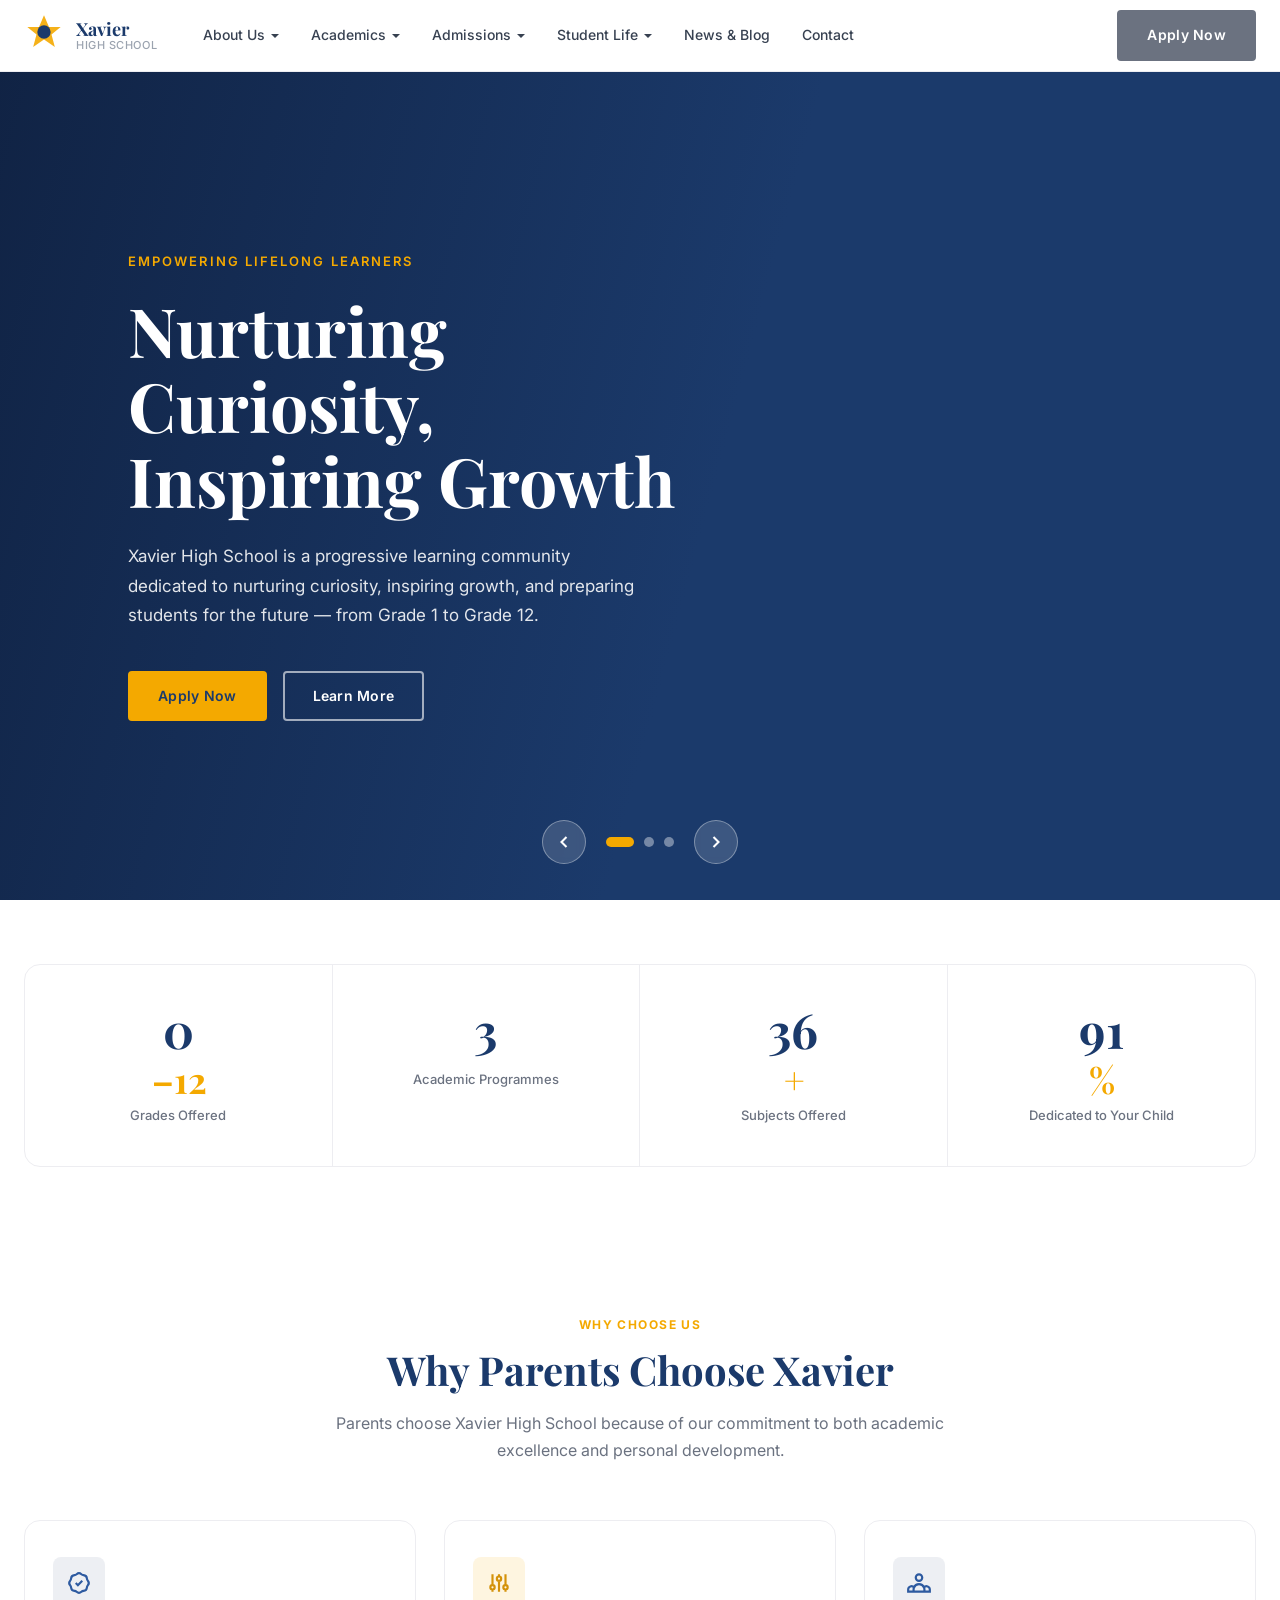
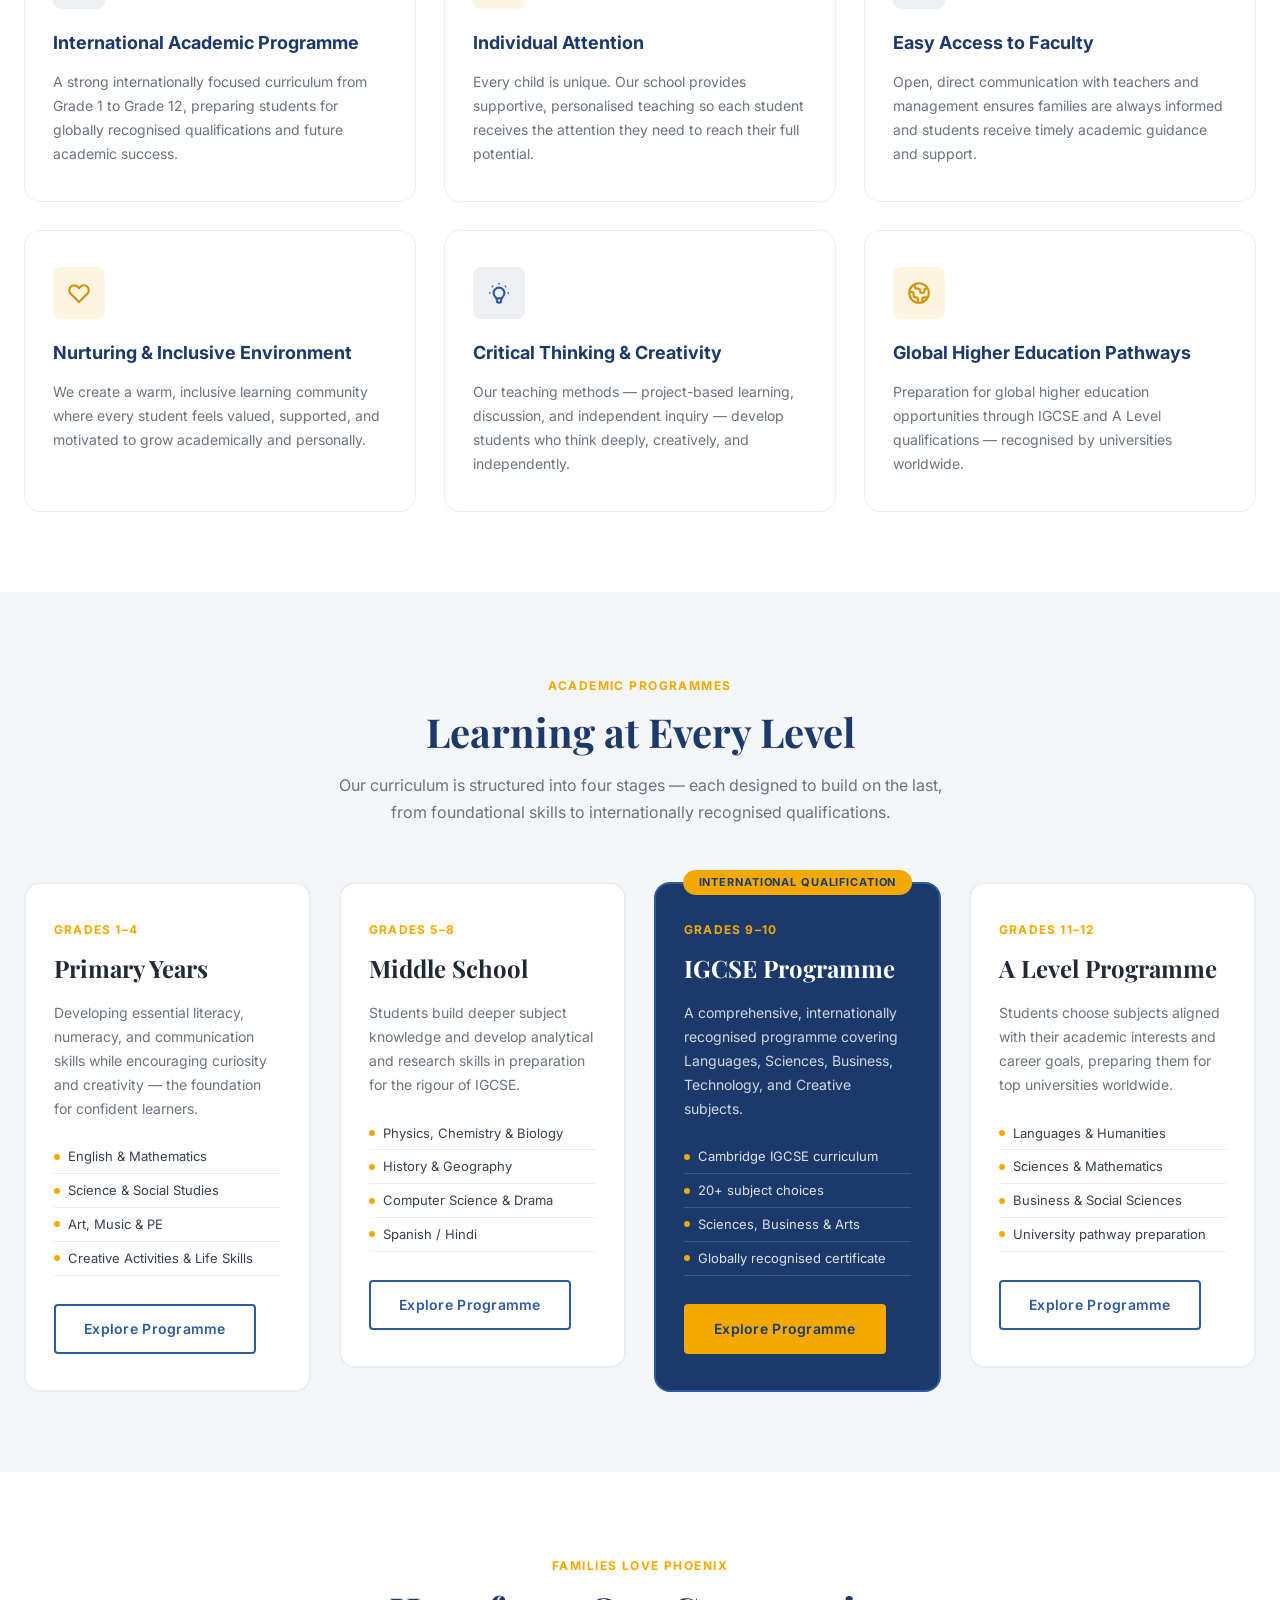
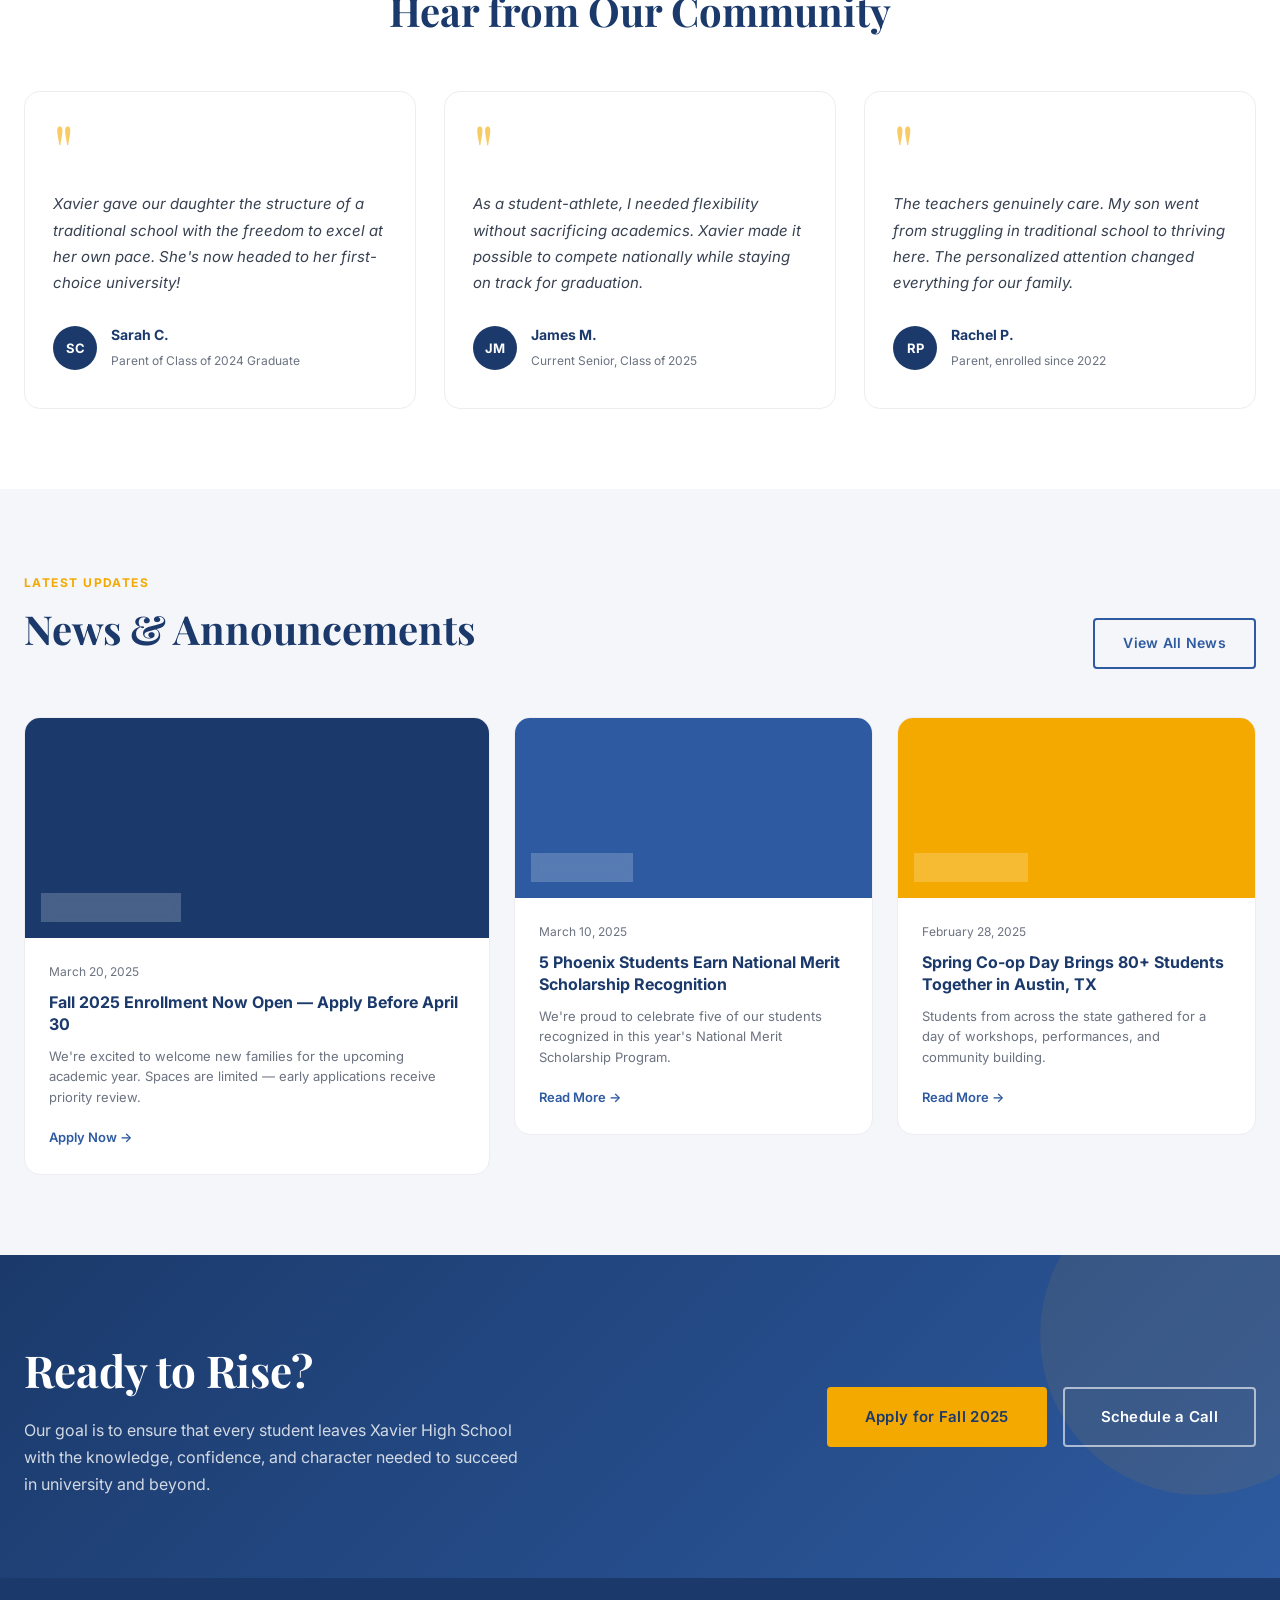
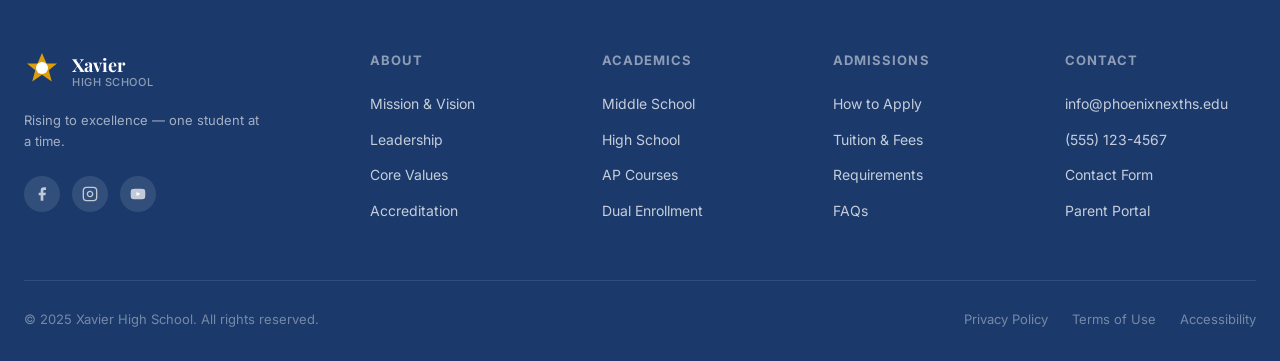
<file: index.html>
<!DOCTYPE html>
<html lang="en">
<head>
  <meta charset="UTF-8" />
  <meta name="viewport" content="width=device-width, initial-scale=1.0" />
  <title>Xavier High School</title>
  <link rel="stylesheet" href="css/style.css" />
  <link rel="preconnect" href="https://fonts.googleapis.com" />
  <link href="https://fonts.googleapis.com/css2?family=Playfair+Display:wght@400;700&family=Inter:wght@300;400;500;600;700&display=swap" rel="stylesheet" />
</head>
<body>

  <!-- HEADER / NAV -->
  <header class="site-header" id="site-header">
    <div class="header-inner">
      <a href="index.html" class="logo">
        <div class="logo-icon">
          <svg viewBox="0 0 48 48" fill="none" xmlns="http://www.w3.org/2000/svg">
            <path d="M24 4 L30 18 L44 18 L33 27 L37 42 L24 33 L11 42 L15 27 L4 18 L18 18 Z" fill="#F4A900" opacity="0.9"/>
            <circle cx="24" cy="24" r="8" fill="#1B3A6B"/>
          </svg>
        </div>
        <div class="logo-text">
          <span class="logo-name">Xavier</span>
          <span class="logo-sub">High School</span>
        </div>
      </a>

      <nav class="main-nav" id="main-nav">
        <ul class="nav-list">
          <li class="nav-item has-dropdown">
            <a href="about.html">About Us</a>
            <ul class="dropdown">
              <li><a href="about.html#mission">Mission &amp; Vision</a></li>
              <li><a href="about.html#leadership">Leadership Team</a></li>
              <li><a href="about.html#values">Core Values</a></li>
              <li><a href="about.html#accreditation">Accreditation</a></li>
            </ul>
          </li>
          <li class="nav-item has-dropdown">
            <a href="academics.html">Academics</a>
            <ul class="dropdown">
              <li><a href="academics.html#primary">Primary Years (Grades 1–4)</a></li>
              <li><a href="academics.html#middle">Middle School (Grades 5–8)</a></li>
              <li><a href="academics.html#igcse">IGCSE Programme (Grades 9–10)</a></li>
              <li><a href="academics.html#alevel">A Level Programme (Grades 11–12)</a></li>
              <li><a href="academics.html#approach">Our Learning Approach</a></li>
            </ul>
          </li>
          <li class="nav-item has-dropdown">
            <a href="admissions.html">Admissions</a>
            <ul class="dropdown">
              <li><a href="admissions.html#how">How to Apply</a></li>
              <li><a href="admissions.html#tuition">Tuition &amp; Fees</a></li>
              <li><a href="admissions.html#requirements">Requirements</a></li>
              <li><a href="admissions.html#faq">FAQs</a></li>
            </ul>
          </li>
          <li class="nav-item has-dropdown">
            <a href="student-life.html">Student Life</a>
            <ul class="dropdown">
              <li><a href="student-life.html#clubs">Clubs &amp; Activities</a></li>
              <li><a href="student-life.html#sports">Athletics</a></li>
              <li><a href="student-life.html#arts">Arts &amp; Culture</a></li>
              <li><a href="student-life.html#community">Community Service</a></li>
            </ul>
          </li>
          <li class="nav-item"><a href="news.html">News &amp; Blog</a></li>
          <li class="nav-item"><a href="contact.html">Contact</a></li>
        </ul>
      </nav>

      <div class="header-cta">
        <a href="admissions.html" class="btn btn-primary">Apply Now</a>
      </div>

      <button class="nav-toggle" id="nav-toggle" aria-label="Toggle navigation">
        <span></span><span></span><span></span>
      </button>
    </div>
  </header>

  <main>

    <!-- HERO SLIDESHOW -->
    <section class="hero">
      <div class="hero-slides" id="hero-slides">

        <!-- Slide 1 -->
        <div class="hero-slide active" style="background-image: url('https://images.unsplash.com/photo-1580582932707-520aed937b7b?auto=format&fit=crop&w=1920&q=80')">
          <div class="hero-overlay"></div>
          <div class="hero-content">
            <p class="hero-tagline">Empowering Lifelong Learners</p>
            <h1 class="hero-title">Nurturing Curiosity,<br/>Inspiring Growth</h1>
            <p class="hero-desc">Xavier High School is a progressive learning community dedicated to nurturing curiosity, inspiring growth, and preparing students for the future — from Grade 1 to Grade 12.</p>
            <div class="hero-actions">
              <a href="admissions.html" class="btn btn-gold">Apply Now</a>
              <a href="about.html" class="btn btn-outline-white">Learn More</a>
            </div>
          </div>
        </div>

        <!-- Slide 2 -->
        <div class="hero-slide" style="background-image: url('https://images.unsplash.com/photo-1427504494785-3a9ca7044f45?auto=format&fit=crop&w=1920&q=80')">
          <div class="hero-overlay"></div>
          <div class="hero-content">
            <p class="hero-tagline">Inspiring Curiosity | Building Resilience</p>
            <h1 class="hero-title">Education Beyond<br/>the Classroom</h1>
            <p class="hero-desc">We focus on building character, resilience, and lifelong learning skills. Inspired by the symbolism of the phoenix — representing growth, transformation, and renewal.</p>
            <div class="hero-actions">
              <a href="academics.html" class="btn btn-gold">Explore Academics</a>
              <a href="admissions.html" class="btn btn-outline-white">Apply Now</a>
            </div>
          </div>
        </div>

        <!-- Slide 3 -->
        <div class="hero-slide" style="background-image: url('https://images.unsplash.com/photo-1509062522246-3755977927d7?auto=format&fit=crop&w=1920&q=80')">
          <div class="hero-overlay"></div>
          <div class="hero-content">
            <p class="hero-tagline">Grade 1 to Grade 12 · International Programme</p>
            <h1 class="hero-title">Your Future<br/>Starts Here</h1>
            <p class="hero-desc">From Primary Years through A Levels, our internationally focused academic programmes prepare students to thrive in a rapidly changing world.</p>
            <div class="hero-actions">
              <a href="academics.html" class="btn btn-gold">Our Programmes</a>
              <a href="about.html" class="btn btn-outline-white">Our Story</a>
            </div>
          </div>
        </div>

      </div>

      <!-- Slide Controls -->
      <div class="hero-controls">
        <button class="hero-prev" id="hero-prev" aria-label="Previous slide">
          <svg viewBox="0 0 24 24" fill="none" stroke="currentColor" stroke-width="2.5"><path d="M15 18l-6-6 6-6"/></svg>
        </button>
        <div class="hero-dots" id="hero-dots">
          <button class="hero-dot active" data-index="0" aria-label="Slide 1"></button>
          <button class="hero-dot" data-index="1" aria-label="Slide 2"></button>
          <button class="hero-dot" data-index="2" aria-label="Slide 3"></button>
        </div>
        <button class="hero-next" id="hero-next" aria-label="Next slide">
          <svg viewBox="0 0 24 24" fill="none" stroke="currentColor" stroke-width="2.5"><path d="M9 18l6-6-6-6"/></svg>
        </button>
      </div>
    </section>


    <!-- STATS STRIP -->
    <section class="stats-section">
      <div class="container">
        <div class="stats-grid">
          <div class="stat-item">
            <span class="stat-number" data-target="1">0</span><span class="stat-suffix">–12</span>
            <span class="stat-label">Grades Offered</span>
          </div>
          <div class="stat-item">
            <span class="stat-number" data-target="4">0</span><span class="stat-suffix"></span>
            <span class="stat-label">Academic Programmes</span>
          </div>
          <div class="stat-item">
            <span class="stat-number" data-target="40">0</span><span class="stat-suffix">+</span>
            <span class="stat-label">Subjects Offered</span>
          </div>
          <div class="stat-item">
            <span class="stat-number" data-target="100">0</span><span class="stat-suffix">%</span>
            <span class="stat-label">Dedicated to Your Child</span>
          </div>
        </div>
      </div>
    </section>

    <!-- WHY PHOENIX -->
    <section class="why-section section-pad">
      <div class="container">
        <div class="section-header">
          <span class="section-tag">Why Choose Us</span>
          <h2 class="section-title">Why Parents Choose Xavier</h2>
          <p class="section-subtitle">Parents choose Xavier High School because of our commitment to both academic excellence and personal development.</p>
        </div>
        <div class="features-grid">
          <div class="feature-card">
            <div class="feature-icon feature-icon--blue">
              <svg viewBox="0 0 24 24" fill="none" stroke="currentColor" stroke-width="2"><path d="M9 12l2 2 4-4M7.835 4.697a3.42 3.42 0 001.946-.806 3.42 3.42 0 014.438 0 3.42 3.42 0 001.946.806 3.42 3.42 0 013.138 3.138 3.42 3.42 0 00.806 1.946 3.42 3.42 0 010 4.438 3.42 3.42 0 00-.806 1.946 3.42 3.42 0 01-3.138 3.138 3.42 3.42 0 00-1.946.806 3.42 3.42 0 01-4.438 0 3.42 3.42 0 00-1.946-.806 3.42 3.42 0 01-3.138-3.138 3.42 3.42 0 00-.806-1.946 3.42 3.42 0 010-4.438 3.42 3.42 0 00.806-1.946 3.42 3.42 0 013.138-3.138z"/></svg>
            </div>
            <h3>International Academic Programme</h3>
            <p>A strong internationally focused curriculum from Grade 1 to Grade 12, preparing students for globally recognised qualifications and future academic success.</p>
          </div>
          <div class="feature-card">
            <div class="feature-icon feature-icon--gold">
              <svg viewBox="0 0 24 24" fill="none" stroke="currentColor" stroke-width="2"><path d="M12 6V4m0 2a2 2 0 100 4m0-4a2 2 0 110 4m-6 8a2 2 0 100-4m0 4a2 2 0 110-4m0 4v2m0-6V4m6 6v10m6-2a2 2 0 100-4m0 4a2 2 0 110-4m0 4v2m0-6V4"/></svg>
            </div>
            <h3>Individual Attention</h3>
            <p>Every child is unique. Our school provides supportive, personalised teaching so each student receives the attention they need to reach their full potential.</p>
          </div>
          <div class="feature-card">
            <div class="feature-icon feature-icon--blue">
              <svg viewBox="0 0 24 24" fill="none" stroke="currentColor" stroke-width="2"><path d="M17 20h5v-2a3 3 0 00-5.356-1.857M17 20H7m10 0v-2c0-.656-.126-1.283-.356-1.857M7 20H2v-2a3 3 0 015.356-1.857M7 20v-2c0-.656.126-1.283.356-1.857m0 0a5.002 5.002 0 019.288 0M15 7a3 3 0 11-6 0 3 3 0 016 0z"/></svg>
            </div>
            <h3>Easy Access to Faculty</h3>
            <p>Open, direct communication with teachers and management ensures families are always informed and students receive timely academic guidance and support.</p>
          </div>
          <div class="feature-card">
            <div class="feature-icon feature-icon--gold">
              <svg viewBox="0 0 24 24" fill="none" stroke="currentColor" stroke-width="2"><path d="M4.318 6.318a4.5 4.5 0 000 6.364L12 20.364l7.682-7.682a4.5 4.5 0 00-6.364-6.364L12 7.636l-1.318-1.318a4.5 4.5 0 00-6.364 0z"/></svg>
            </div>
            <h3>Nurturing &amp; Inclusive Environment</h3>
            <p>We create a warm, inclusive learning community where every student feels valued, supported, and motivated to grow academically and personally.</p>
          </div>
          <div class="feature-card">
            <div class="feature-icon feature-icon--blue">
              <svg viewBox="0 0 24 24" fill="none" stroke="currentColor" stroke-width="2"><path d="M9.663 17h4.673M12 3v1m6.364 1.636l-.707.707M21 12h-1M4 12H3m3.343-5.657l-.707-.707m2.828 9.9a5 5 0 117.072 0l-.548.547A3.374 3.374 0 0014 18.469V19a2 2 0 11-4 0v-.531c0-.895-.356-1.754-.988-2.386l-.548-.547z"/></svg>
            </div>
            <h3>Critical Thinking &amp; Creativity</h3>
            <p>Our teaching methods — project-based learning, discussion, and independent inquiry — develop students who think deeply, creatively, and independently.</p>
          </div>
          <div class="feature-card">
            <div class="feature-icon feature-icon--gold">
              <svg viewBox="0 0 24 24" fill="none" stroke="currentColor" stroke-width="2"><path d="M3.055 11H5a2 2 0 012 2v1a2 2 0 002 2 2 2 0 012 2v2.945M8 3.935V5.5A2.5 2.5 0 0010.5 8h.5a2 2 0 012 2 2 2 0 104 0 2 2 0 012-2h1.064M15 20.488V18a2 2 0 012-2h3.064M21 12a9 9 0 11-18 0 9 9 0 0118 0z"/></svg>
            </div>
            <h3>Global Higher Education Pathways</h3>
            <p>Preparation for global higher education opportunities through IGCSE and A Level qualifications — recognised by universities worldwide.</p>
          </div>
        </div>
      </div>
    </section>

    <!-- PROGRAMS / PATHWAYS -->
    <section class="programs-section section-pad bg-light">
      <div class="container">
        <div class="section-header">
          <span class="section-tag">Academic Programmes</span>
          <h2 class="section-title">Learning at Every Level</h2>
          <p class="section-subtitle">Our curriculum is structured into four stages — each designed to build on the last, from foundational skills to internationally recognised qualifications.</p>
        </div>
        <div class="programs-grid programs-grid--4">
          <div class="program-card">
            <div class="program-grade">Grades 1–4</div>
            <h3 class="program-title">Primary Years</h3>
            <p class="program-desc">Developing essential literacy, numeracy, and communication skills while encouraging curiosity and creativity — the foundation for confident learners.</p>
            <ul class="program-highlights">
              <li>English &amp; Mathematics</li>
              <li>Science &amp; Social Studies</li>
              <li>Art, Music &amp; PE</li>
              <li>Creative Activities &amp; Life Skills</li>
            </ul>
            <a href="academics.html#primary" class="btn btn-outline-blue">Explore Programme</a>
          </div>
          <div class="program-card">
            <div class="program-grade">Grades 5–8</div>
            <h3 class="program-title">Middle School</h3>
            <p class="program-desc">Students build deeper subject knowledge and develop analytical and research skills in preparation for the rigour of IGCSE.</p>
            <ul class="program-highlights">
              <li>Physics, Chemistry &amp; Biology</li>
              <li>History &amp; Geography</li>
              <li>Computer Science &amp; Drama</li>
              <li>Spanish / Hindi</li>
            </ul>
            <a href="academics.html#middle" class="btn btn-outline-blue">Explore Programme</a>
          </div>
          <div class="program-card program-card--featured">
            <div class="program-badge">International Qualification</div>
            <div class="program-grade">Grades 9–10</div>
            <h3 class="program-title">IGCSE Programme</h3>
            <p class="program-desc">A comprehensive, internationally recognised programme covering Languages, Sciences, Business, Technology, and Creative subjects.</p>
            <ul class="program-highlights">
              <li>Cambridge IGCSE curriculum</li>
              <li>20+ subject choices</li>
              <li>Sciences, Business &amp; Arts</li>
              <li>Globally recognised certificate</li>
            </ul>
            <a href="academics.html#igcse" class="btn btn-gold">Explore Programme</a>
          </div>
          <div class="program-card">
            <div class="program-grade">Grades 11–12</div>
            <h3 class="program-title">A Level Programme</h3>
            <p class="program-desc">Students choose subjects aligned with their academic interests and career goals, preparing them for top universities worldwide.</p>
            <ul class="program-highlights">
              <li>Languages &amp; Humanities</li>
              <li>Sciences &amp; Mathematics</li>
              <li>Business &amp; Social Sciences</li>
              <li>University pathway preparation</li>
            </ul>
            <a href="academics.html#alevel" class="btn btn-outline-blue">Explore Programme</a>
          </div>
        </div>
      </div>
    </section>

    <!-- TESTIMONIALS -->
    <section class="testimonials-section section-pad">
      <div class="container">
        <div class="section-header">
          <span class="section-tag">Families Love Phoenix</span>
          <h2 class="section-title">Hear from Our Community</h2>
        </div>
        <div class="testimonials-grid">
          <div class="testimonial-card">
            <div class="testimonial-quote">"</div>
            <p class="testimonial-text">Xavier gave our daughter the structure of a traditional school with the freedom to excel at her own pace. She's now headed to her first-choice university!</p>
            <div class="testimonial-author">
              <div class="author-avatar">SC</div>
              <div>
                <strong>Sarah C.</strong>
                <span>Parent of Class of 2024 Graduate</span>
              </div>
            </div>
          </div>
          <div class="testimonial-card">
            <div class="testimonial-quote">"</div>
            <p class="testimonial-text">As a student-athlete, I needed flexibility without sacrificing academics. Xavier made it possible to compete nationally while staying on track for graduation.</p>
            <div class="testimonial-author">
              <div class="author-avatar">JM</div>
              <div>
                <strong>James M.</strong>
                <span>Current Senior, Class of 2025</span>
              </div>
            </div>
          </div>
          <div class="testimonial-card">
            <div class="testimonial-quote">"</div>
            <p class="testimonial-text">The teachers genuinely care. My son went from struggling in traditional school to thriving here. The personalized attention changed everything for our family.</p>
            <div class="testimonial-author">
              <div class="author-avatar">RP</div>
              <div>
                <strong>Rachel P.</strong>
                <span>Parent, enrolled since 2022</span>
              </div>
            </div>
          </div>
        </div>
      </div>
    </section>

    <!-- NEWS PREVIEW -->
    <section class="news-section section-pad bg-light">
      <div class="container">
        <div class="section-header-flex">
          <div>
            <span class="section-tag">Latest Updates</span>
            <h2 class="section-title">News &amp; Announcements</h2>
          </div>
          <a href="news.html" class="btn btn-outline-blue">View All News</a>
        </div>
        <div class="news-grid">
          <article class="news-card news-card--featured">
            <div class="news-card-image" style="background:#1B3A6B">
              <span class="news-category">Announcements</span>
            </div>
            <div class="news-card-body">
              <time>March 20, 2025</time>
              <h3><a href="news.html">Fall 2025 Enrollment Now Open — Apply Before April 30</a></h3>
              <p>We're excited to welcome new families for the upcoming academic year. Spaces are limited — early applications receive priority review.</p>
              <a href="admissions.html" class="read-more">Apply Now →</a>
            </div>
          </article>
          <article class="news-card">
            <div class="news-card-image" style="background:#2D5AA0">
              <span class="news-category">Academics</span>
            </div>
            <div class="news-card-body">
              <time>March 10, 2025</time>
              <h3><a href="news.html">5 Phoenix Students Earn National Merit Scholarship Recognition</a></h3>
              <p>We're proud to celebrate five of our students recognized in this year's National Merit Scholarship Program.</p>
              <a href="news.html" class="read-more">Read More →</a>
            </div>
          </article>
          <article class="news-card">
            <div class="news-card-image" style="background:#F4A900">
              <span class="news-category">Student Life</span>
            </div>
            <div class="news-card-body">
              <time>February 28, 2025</time>
              <h3><a href="news.html">Spring Co-op Day Brings 80+ Students Together in Austin, TX</a></h3>
              <p>Students from across the state gathered for a day of workshops, performances, and community building.</p>
              <a href="news.html" class="read-more">Read More →</a>
            </div>
          </article>
        </div>
      </div>
    </section>

    <!-- CTA BANNER -->
    <section class="cta-section">
      <div class="container">
        <div class="cta-inner">
          <div class="cta-text">
            <h2>Ready to Rise?</h2>
            <p>Our goal is to ensure that every student leaves Xavier High School with the knowledge, confidence, and character needed to succeed in university and beyond.</p>
          </div>
          <div class="cta-actions">
            <a href="admissions.html" class="btn btn-gold btn-lg">Apply for Fall 2025</a>
            <a href="contact.html" class="btn btn-outline-white btn-lg">Schedule a Call</a>
          </div>
        </div>
      </div>
    </section>

  </main>

  <!-- FOOTER -->
  <footer class="site-footer">
    <div class="container">
      <div class="footer-grid">
        <div class="footer-brand">
          <div class="footer-logo">
            <div class="logo-icon">
              <svg viewBox="0 0 48 48" fill="none" xmlns="http://www.w3.org/2000/svg">
                <path d="M24 4 L30 18 L44 18 L33 27 L37 42 L24 33 L11 42 L15 27 L4 18 L18 18 Z" fill="#F4A900" opacity="0.9"/>
                <circle cx="24" cy="24" r="8" fill="white"/>
              </svg>
            </div>
            <div class="logo-text">
              <span class="logo-name">Xavier</span>
              <span class="logo-sub">High School</span>
            </div>
          </div>
          <p class="footer-tagline">Rising to excellence — one student at a time.</p>
          <div class="social-links">
            <a href="#" aria-label="Facebook">
              <svg viewBox="0 0 24 24" fill="currentColor"><path d="M18 2h-3a5 5 0 00-5 5v3H7v4h3v8h4v-8h3l1-4h-4V7a1 1 0 011-1h3z"/></svg>
            </a>
            <a href="#" aria-label="Instagram">
              <svg viewBox="0 0 24 24" fill="none" stroke="currentColor" stroke-width="2"><rect x="2" y="2" width="20" height="20" rx="5"/><path d="M16 11.37A4 4 0 1112.63 8 4 4 0 0116 11.37z"/><line x1="17.5" y1="6.5" x2="17.51" y2="6.5"/></svg>
            </a>
            <a href="#" aria-label="YouTube">
              <svg viewBox="0 0 24 24" fill="currentColor"><path d="M22.54 6.42a2.78 2.78 0 00-1.95-1.96C18.88 4 12 4 12 4s-6.88 0-8.59.46a2.78 2.78 0 00-1.95 1.96A29 29 0 001 12a29 29 0 00.46 5.58A2.78 2.78 0 003.41 19.6C5.12 20 12 20 12 20s6.88 0 8.59-.46a2.78 2.78 0 001.95-1.95A29 29 0 0023 12a29 29 0 00-.46-5.58z"/><polygon points="9.75 15.02 15.5 12 9.75 8.98 9.75 15.02" fill="white"/></svg>
            </a>
          </div>
        </div>

        <div class="footer-col">
          <h4>About</h4>
          <ul>
            <li><a href="about.html#mission">Mission &amp; Vision</a></li>
            <li><a href="about.html#leadership">Leadership</a></li>
            <li><a href="about.html#values">Core Values</a></li>
            <li><a href="about.html#accreditation">Accreditation</a></li>
          </ul>
        </div>

        <div class="footer-col">
          <h4>Academics</h4>
          <ul>
            <li><a href="academics.html#middle">Middle School</a></li>
            <li><a href="academics.html#high">High School</a></li>
            <li><a href="academics.html#ap">AP Courses</a></li>
            <li><a href="academics.html#dual">Dual Enrollment</a></li>
          </ul>
        </div>

        <div class="footer-col">
          <h4>Admissions</h4>
          <ul>
            <li><a href="admissions.html#how">How to Apply</a></li>
            <li><a href="admissions.html#tuition">Tuition &amp; Fees</a></li>
            <li><a href="admissions.html#requirements">Requirements</a></li>
            <li><a href="admissions.html#faq">FAQs</a></li>
          </ul>
        </div>

        <div class="footer-col">
          <h4>Contact</h4>
          <ul>
            <li><a href="mailto:info@phoenixnexths.edu">info@phoenixnexths.edu</a></li>
            <li><a href="tel:+15551234567">(555) 123-4567</a></li>
            <li><a href="contact.html">Contact Form</a></li>
            <li><a href="#">Parent Portal</a></li>
          </ul>
        </div>
      </div>

      <div class="footer-bottom">
        <p>&copy; 2025 Xavier High School. All rights reserved.</p>
        <div class="footer-legal">
          <a href="#">Privacy Policy</a>
          <a href="#">Terms of Use</a>
          <a href="#">Accessibility</a>
        </div>
      </div>
    </div>
  </footer>

  <script src="js/main.js"></script>
</body>
</html>
</file>
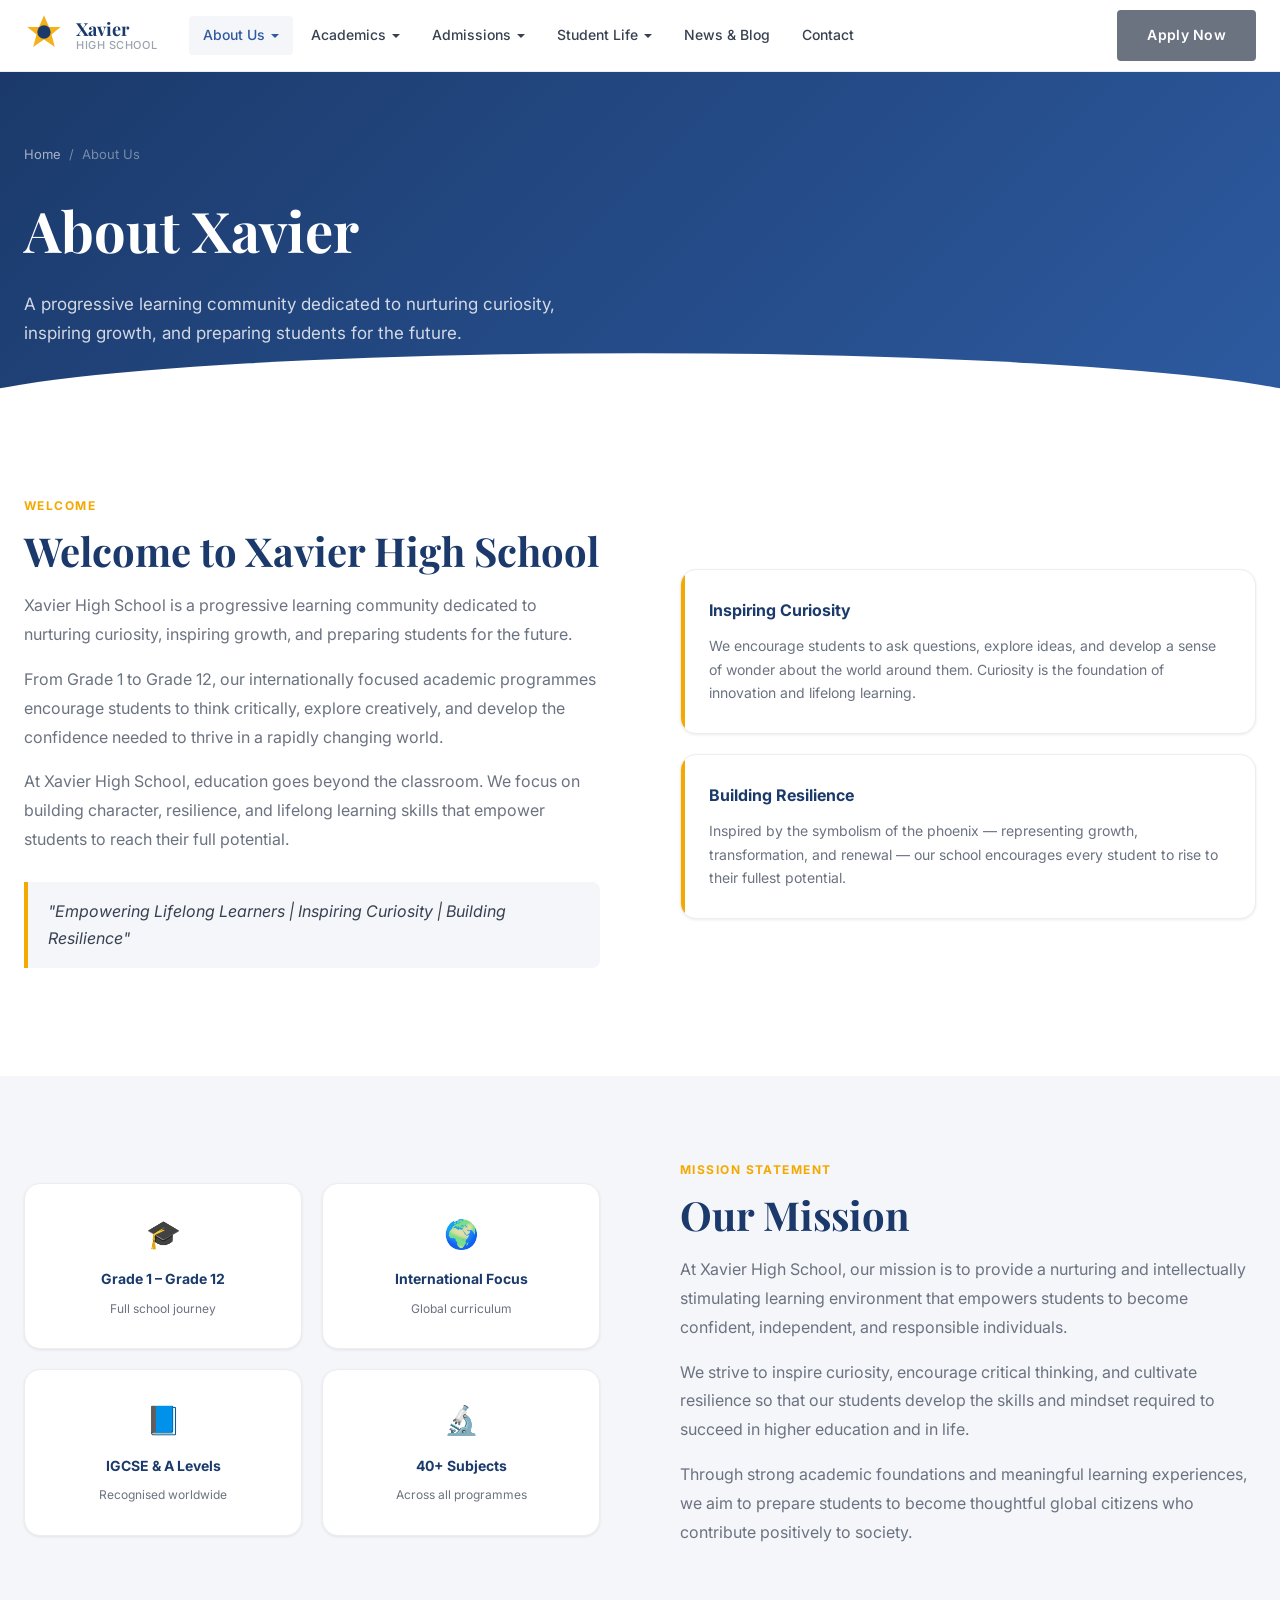
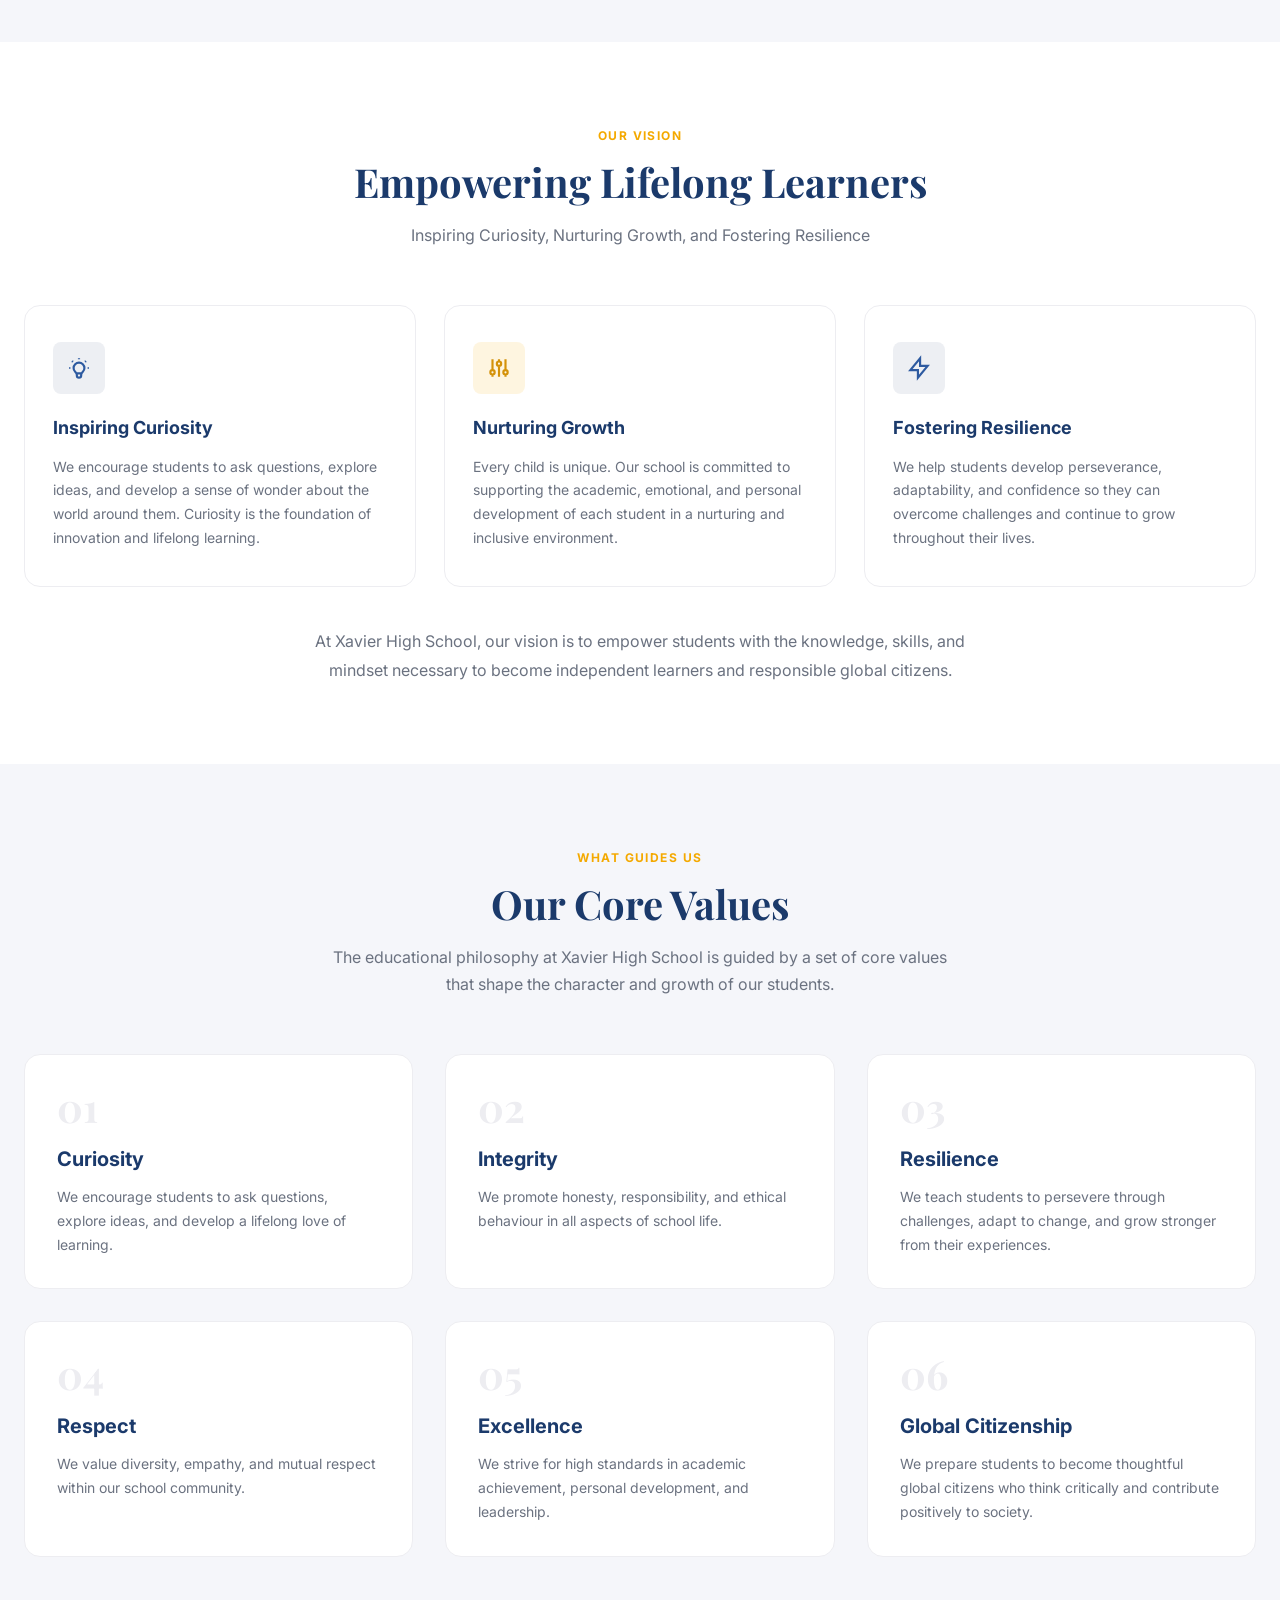
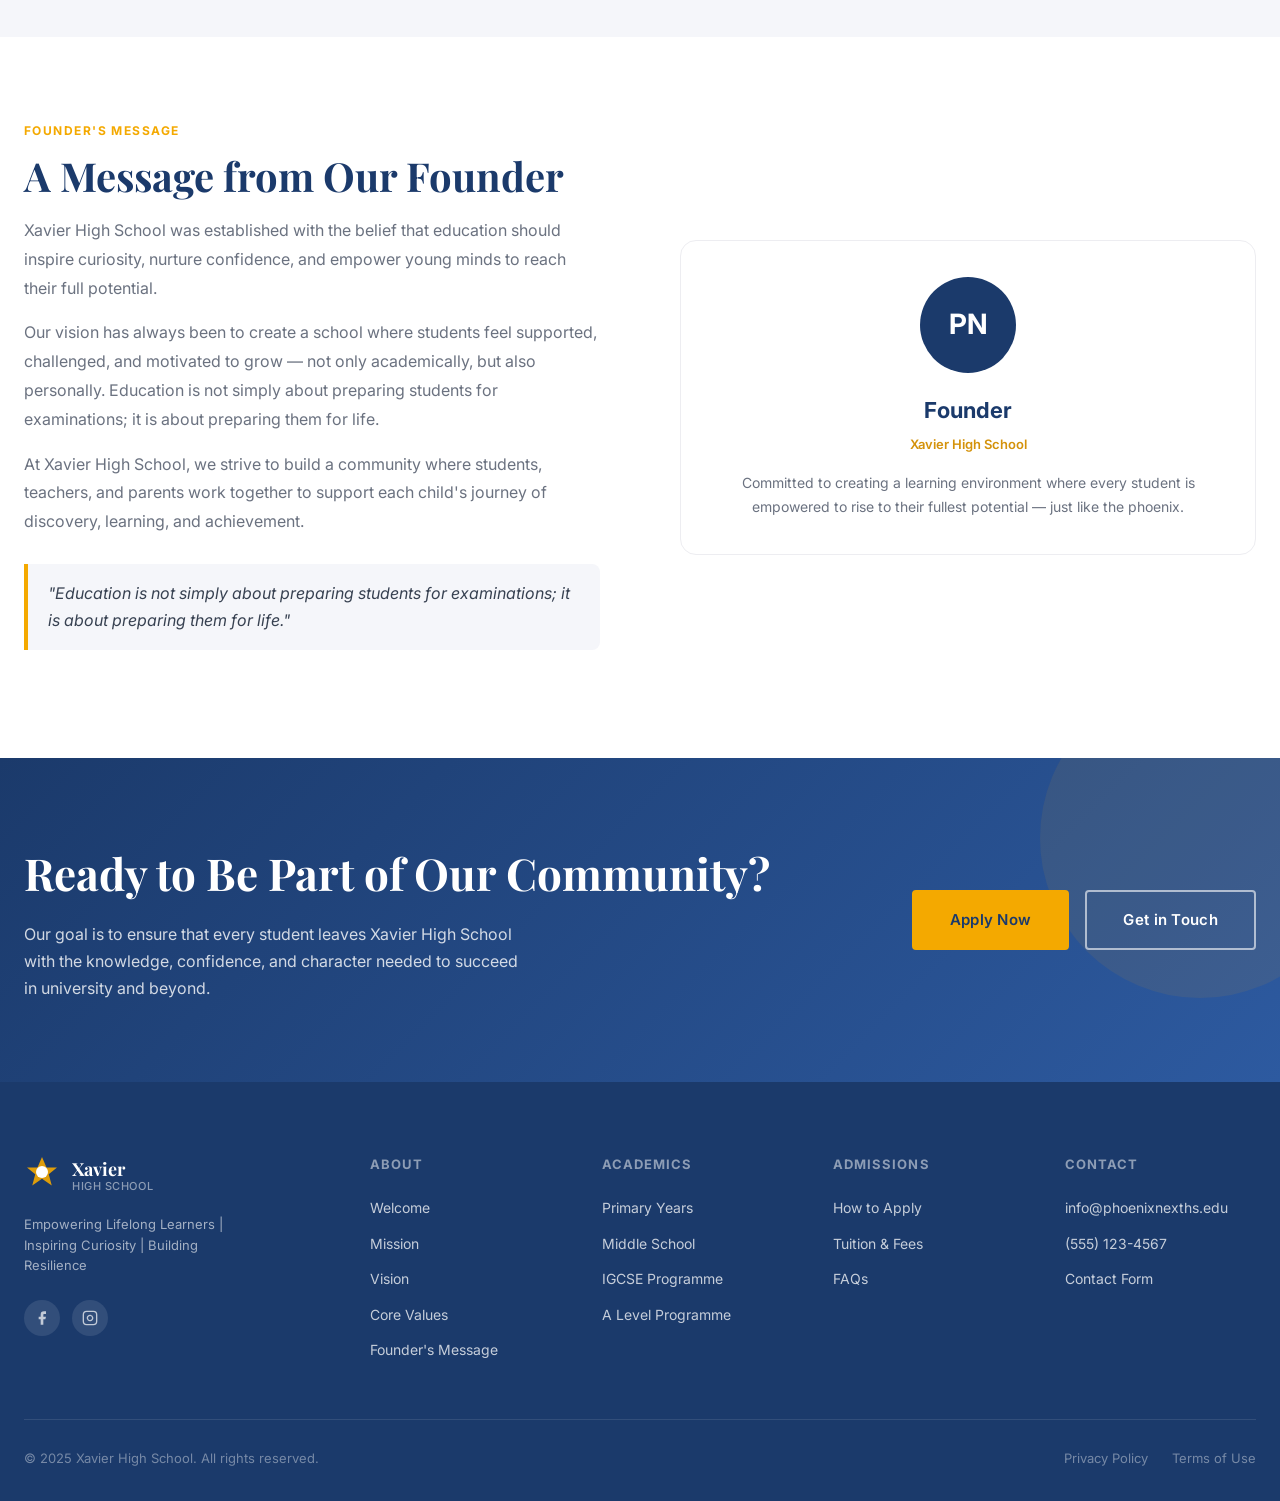
<file: about.html>
<!DOCTYPE html>
<html lang="en">
<head>
  <meta charset="UTF-8" />
  <meta name="viewport" content="width=device-width, initial-scale=1.0" />
  <title>About Us — Xavier High School</title>
  <link rel="stylesheet" href="css/style.css" />
  <link rel="stylesheet" href="css/inner.css" />
  <link rel="preconnect" href="https://fonts.googleapis.com" />
  <link href="https://fonts.googleapis.com/css2?family=Playfair+Display:wght@400;700&family=Inter:wght@300;400;500;600;700&display=swap" rel="stylesheet" />
</head>
<body>

  <header class="site-header" id="site-header">
    <div class="header-inner">
      <a href="index.html" class="logo">
        <div class="logo-icon"><svg viewBox="0 0 48 48" fill="none"><path d="M24 4 L30 18 L44 18 L33 27 L37 42 L24 33 L11 42 L15 27 L4 18 L18 18 Z" fill="#F4A900" opacity="0.9"/><circle cx="24" cy="24" r="8" fill="#1B3A6B"/></svg></div>
        <div class="logo-text"><span class="logo-name">Xavier</span><span class="logo-sub">High School</span></div>
      </a>
      <nav class="main-nav" id="main-nav">
        <ul class="nav-list">
          <li class="nav-item has-dropdown active"><a href="about.html">About Us</a>
            <ul class="dropdown">
              <li><a href="#welcome">Welcome</a></li>
              <li><a href="#mission">Mission Statement</a></li>
              <li><a href="#vision">Our Vision</a></li>
              <li><a href="#values">Core Values</a></li>
              <li><a href="#founder">Founder's Message</a></li>
            </ul>
          </li>
          <li class="nav-item has-dropdown"><a href="academics.html">Academics</a>
            <ul class="dropdown">
              <li><a href="academics.html#primary">Primary Years (Grades 1–4)</a></li>
              <li><a href="academics.html#middle">Middle School (Grades 5–8)</a></li>
              <li><a href="academics.html#igcse">IGCSE Programme (Grades 9–10)</a></li>
              <li><a href="academics.html#alevel">A Level Programme (Grades 11–12)</a></li>
            </ul>
          </li>
          <li class="nav-item has-dropdown"><a href="admissions.html">Admissions</a>
            <ul class="dropdown">
              <li><a href="admissions.html#how">How to Apply</a></li>
              <li><a href="admissions.html#tuition">Tuition &amp; Fees</a></li>
              <li><a href="admissions.html#faq">FAQs</a></li>
            </ul>
          </li>
          <li class="nav-item has-dropdown"><a href="student-life.html">Student Life</a>
            <ul class="dropdown">
              <li><a href="student-life.html#clubs">Clubs &amp; Activities</a></li>
            </ul>
          </li>
          <li class="nav-item"><a href="news.html">News &amp; Blog</a></li>
          <li class="nav-item"><a href="contact.html">Contact</a></li>
        </ul>
      </nav>
      <div class="header-cta"><a href="admissions.html" class="btn btn-primary">Apply Now</a></div>
      <button class="nav-toggle" id="nav-toggle"><span></span><span></span><span></span></button>
    </div>
  </header>

  <section class="page-hero" style="background: linear-gradient(135deg, #1B3A6B 0%, #2D5AA0 100%);">
    <div class="container">
      <div class="breadcrumb"><a href="index.html">Home</a><span>/</span><span>About Us</span></div>
      <h1 class="page-hero-title">About Xavier</h1>
      <p class="page-hero-desc">A progressive learning community dedicated to nurturing curiosity, inspiring growth, and preparing students for the future.</p>
    </div>
  </section>

  <main>

    <!-- WELCOME -->
    <section id="welcome" class="section-pad">
      <div class="container">
        <div class="two-col">
          <div class="two-col-text">
            <span class="section-tag">Welcome</span>
            <h2 class="section-title">Welcome to Xavier High School</h2>
            <p>Xavier High School is a progressive learning community dedicated to nurturing curiosity, inspiring growth, and preparing students for the future.</p>
            <p>From Grade 1 to Grade 12, our internationally focused academic programmes encourage students to think critically, explore creatively, and develop the confidence needed to thrive in a rapidly changing world.</p>
            <p>At Xavier High School, education goes beyond the classroom. We focus on building character, resilience, and lifelong learning skills that empower students to reach their full potential.</p>
            <blockquote class="pull-quote">
              "Empowering Lifelong Learners | Inspiring Curiosity | Building Resilience"
            </blockquote>
          </div>
          <div class="two-col-visual">
            <div class="vision-cards">
              <div class="vision-card">
                <h4>Inspiring Curiosity</h4>
                <p>We encourage students to ask questions, explore ideas, and develop a sense of wonder about the world around them. Curiosity is the foundation of innovation and lifelong learning.</p>
              </div>
              <div class="vision-card">
                <h4>Building Resilience</h4>
                <p>Inspired by the symbolism of the phoenix — representing growth, transformation, and renewal — our school encourages every student to rise to their fullest potential.</p>
              </div>
            </div>
          </div>
        </div>
      </div>
    </section>

    <!-- MISSION -->
    <section id="mission" class="section-pad bg-light">
      <div class="container">
        <div class="two-col two-col--reverse">
          <div class="two-col-text">
            <span class="section-tag">Mission Statement</span>
            <h2 class="section-title">Our Mission</h2>
            <p>At Xavier High School, our mission is to provide a nurturing and intellectually stimulating learning environment that empowers students to become confident, independent, and responsible individuals.</p>
            <p>We strive to inspire curiosity, encourage critical thinking, and cultivate resilience so that our students develop the skills and mindset required to succeed in higher education and in life.</p>
            <p>Through strong academic foundations and meaningful learning experiences, we aim to prepare students to become thoughtful global citizens who contribute positively to society.</p>
          </div>
          <div class="two-col-visual">
            <div class="accreditation-badges">
              <div class="acc-badge">
                <div class="acc-icon">🎓</div>
                <strong>Grade 1 – Grade 12</strong>
                <span>Full school journey</span>
              </div>
              <div class="acc-badge">
                <div class="acc-icon">🌍</div>
                <strong>International Focus</strong>
                <span>Global curriculum</span>
              </div>
              <div class="acc-badge">
                <div class="acc-icon">📘</div>
                <strong>IGCSE &amp; A Levels</strong>
                <span>Recognised worldwide</span>
              </div>
              <div class="acc-badge">
                <div class="acc-icon">🔬</div>
                <strong>40+ Subjects</strong>
                <span>Across all programmes</span>
              </div>
            </div>
          </div>
        </div>
      </div>
    </section>

    <!-- VISION -->
    <section id="vision" class="section-pad">
      <div class="container">
        <div class="section-header">
          <span class="section-tag">Our Vision</span>
          <h2 class="section-title">Empowering Lifelong Learners</h2>
          <p class="section-subtitle">Inspiring Curiosity, Nurturing Growth, and Fostering Resilience</p>
        </div>
        <div class="features-grid">
          <div class="feature-card">
            <div class="feature-icon feature-icon--blue">
              <svg viewBox="0 0 24 24" fill="none" stroke="currentColor" stroke-width="2"><path d="M9.663 17h4.673M12 3v1m6.364 1.636l-.707.707M21 12h-1M4 12H3m3.343-5.657l-.707-.707m2.828 9.9a5 5 0 117.072 0l-.548.547A3.374 3.374 0 0014 18.469V19a2 2 0 11-4 0v-.531c0-.895-.356-1.754-.988-2.386l-.548-.547z"/></svg>
            </div>
            <h3>Inspiring Curiosity</h3>
            <p>We encourage students to ask questions, explore ideas, and develop a sense of wonder about the world around them. Curiosity is the foundation of innovation and lifelong learning.</p>
          </div>
          <div class="feature-card">
            <div class="feature-icon feature-icon--gold">
              <svg viewBox="0 0 24 24" fill="none" stroke="currentColor" stroke-width="2"><path d="M12 6V4m0 2a2 2 0 100 4m0-4a2 2 0 110 4m-6 8a2 2 0 100-4m0 4a2 2 0 110-4m0 4v2m0-6V4m6 6v10m6-2a2 2 0 100-4m0 4a2 2 0 110-4m0 4v2m0-6V4"/></svg>
            </div>
            <h3>Nurturing Growth</h3>
            <p>Every child is unique. Our school is committed to supporting the academic, emotional, and personal development of each student in a nurturing and inclusive environment.</p>
          </div>
          <div class="feature-card">
            <div class="feature-icon feature-icon--blue">
              <svg viewBox="0 0 24 24" fill="none" stroke="currentColor" stroke-width="2"><path d="M13 10V3L4 14h7v7l9-11h-7z"/></svg>
            </div>
            <h3>Fostering Resilience</h3>
            <p>We help students develop perseverance, adaptability, and confidence so they can overcome challenges and continue to grow throughout their lives.</p>
          </div>
        </div>
        <p style="text-align:center; max-width: 700px; margin: 40px auto 0; font-size: 16px; color: var(--text-light); line-height: 1.8;">
          At Xavier High School, our vision is to empower students with the knowledge, skills, and mindset necessary to become independent learners and responsible global citizens.
        </p>
      </div>
    </section>

    <!-- CORE VALUES -->
    <section id="values" class="section-pad bg-light">
      <div class="container">
        <div class="section-header">
          <span class="section-tag">What Guides Us</span>
          <h2 class="section-title">Our Core Values</h2>
          <p class="section-subtitle">The educational philosophy at Xavier High School is guided by a set of core values that shape the character and growth of our students.</p>
        </div>
        <div class="values-grid">
          <div class="value-item">
            <div class="value-number">01</div>
            <h3>Curiosity</h3>
            <p>We encourage students to ask questions, explore ideas, and develop a lifelong love of learning.</p>
          </div>
          <div class="value-item">
            <div class="value-number">02</div>
            <h3>Integrity</h3>
            <p>We promote honesty, responsibility, and ethical behaviour in all aspects of school life.</p>
          </div>
          <div class="value-item">
            <div class="value-number">03</div>
            <h3>Resilience</h3>
            <p>We teach students to persevere through challenges, adapt to change, and grow stronger from their experiences.</p>
          </div>
          <div class="value-item">
            <div class="value-number">04</div>
            <h3>Respect</h3>
            <p>We value diversity, empathy, and mutual respect within our school community.</p>
          </div>
          <div class="value-item">
            <div class="value-number">05</div>
            <h3>Excellence</h3>
            <p>We strive for high standards in academic achievement, personal development, and leadership.</p>
          </div>
          <div class="value-item">
            <div class="value-number">06</div>
            <h3>Global Citizenship</h3>
            <p>We prepare students to become thoughtful global citizens who think critically and contribute positively to society.</p>
          </div>
        </div>
      </div>
    </section>

    <!-- FOUNDER'S MESSAGE -->
    <section id="founder" class="section-pad">
      <div class="container">
        <div class="two-col">
          <div class="two-col-text">
            <span class="section-tag">Founder's Message</span>
            <h2 class="section-title">A Message from Our Founder</h2>
            <p>Xavier High School was established with the belief that education should inspire curiosity, nurture confidence, and empower young minds to reach their full potential.</p>
            <p>Our vision has always been to create a school where students feel supported, challenged, and motivated to grow — not only academically, but also personally. Education is not simply about preparing students for examinations; it is about preparing them for life.</p>
            <p>At Xavier High School, we strive to build a community where students, teachers, and parents work together to support each child's journey of discovery, learning, and achievement.</p>
            <blockquote class="pull-quote">
              "Education is not simply about preparing students for examinations; it is about preparing them for life."
            </blockquote>
          </div>
          <div class="two-col-visual">
            <div class="team-card" style="text-align:center;">
              <div class="team-avatar" style="background:#1B3A6B; width:96px; height:96px; font-size:28px; margin: 0 auto 20px;">PN</div>
              <h3 style="font-size:22px; font-weight:700; color:var(--blue-dark); margin-bottom:6px;">Founder</h3>
              <span class="team-role">Xavier High School</span>
              <p style="margin-top:16px; font-size:14px; color:var(--text-light); line-height:1.7;">Committed to creating a learning environment where every student is empowered to rise to their fullest potential — just like the phoenix.</p>
            </div>
          </div>
        </div>
      </div>
    </section>

    <!-- CTA -->
    <section class="cta-section">
      <div class="container">
        <div class="cta-inner">
          <div class="cta-text">
            <h2>Ready to Be Part of Our Community?</h2>
            <p>Our goal is to ensure that every student leaves Xavier High School with the knowledge, confidence, and character needed to succeed in university and beyond.</p>
          </div>
          <div class="cta-actions">
            <a href="admissions.html" class="btn btn-gold btn-lg">Apply Now</a>
            <a href="contact.html" class="btn btn-outline-white btn-lg">Get in Touch</a>
          </div>
        </div>
      </div>
    </section>

  </main>

  <footer class="site-footer">
    <div class="container">
      <div class="footer-grid">
        <div class="footer-brand">
          <div class="footer-logo">
            <div class="logo-icon"><svg viewBox="0 0 48 48" fill="none"><path d="M24 4 L30 18 L44 18 L33 27 L37 42 L24 33 L11 42 L15 27 L4 18 L18 18 Z" fill="#F4A900" opacity="0.9"/><circle cx="24" cy="24" r="8" fill="white"/></svg></div>
            <div class="logo-text"><span class="logo-name">Xavier</span><span class="logo-sub">High School</span></div>
          </div>
          <p class="footer-tagline">Empowering Lifelong Learners | Inspiring Curiosity | Building Resilience</p>
          <div class="social-links">
            <a href="#" aria-label="Facebook"><svg viewBox="0 0 24 24" fill="currentColor"><path d="M18 2h-3a5 5 0 00-5 5v3H7v4h3v8h4v-8h3l1-4h-4V7a1 1 0 011-1h3z"/></svg></a>
            <a href="#" aria-label="Instagram"><svg viewBox="0 0 24 24" fill="none" stroke="currentColor" stroke-width="2"><rect x="2" y="2" width="20" height="20" rx="5"/><path d="M16 11.37A4 4 0 1112.63 8 4 4 0 0116 11.37z"/></svg></a>
          </div>
        </div>
        <div class="footer-col"><h4>About</h4><ul><li><a href="#welcome">Welcome</a></li><li><a href="#mission">Mission</a></li><li><a href="#vision">Vision</a></li><li><a href="#values">Core Values</a></li><li><a href="#founder">Founder's Message</a></li></ul></div>
        <div class="footer-col"><h4>Academics</h4><ul><li><a href="academics.html#primary">Primary Years</a></li><li><a href="academics.html#middle">Middle School</a></li><li><a href="academics.html#igcse">IGCSE Programme</a></li><li><a href="academics.html#alevel">A Level Programme</a></li></ul></div>
        <div class="footer-col"><h4>Admissions</h4><ul><li><a href="admissions.html#how">How to Apply</a></li><li><a href="admissions.html#tuition">Tuition &amp; Fees</a></li><li><a href="admissions.html#faq">FAQs</a></li></ul></div>
        <div class="footer-col"><h4>Contact</h4><ul><li><a href="mailto:info@phoenixnexths.edu">info@phoenixnexths.edu</a></li><li><a href="tel:+15551234567">(555) 123-4567</a></li><li><a href="contact.html">Contact Form</a></li></ul></div>
      </div>
      <div class="footer-bottom">
        <p>&copy; 2025 Xavier High School. All rights reserved.</p>
        <div class="footer-legal"><a href="#">Privacy Policy</a><a href="#">Terms of Use</a></div>
      </div>
    </div>
  </footer>

  <script src="js/main.js"></script>
</body>
</html>
</file>
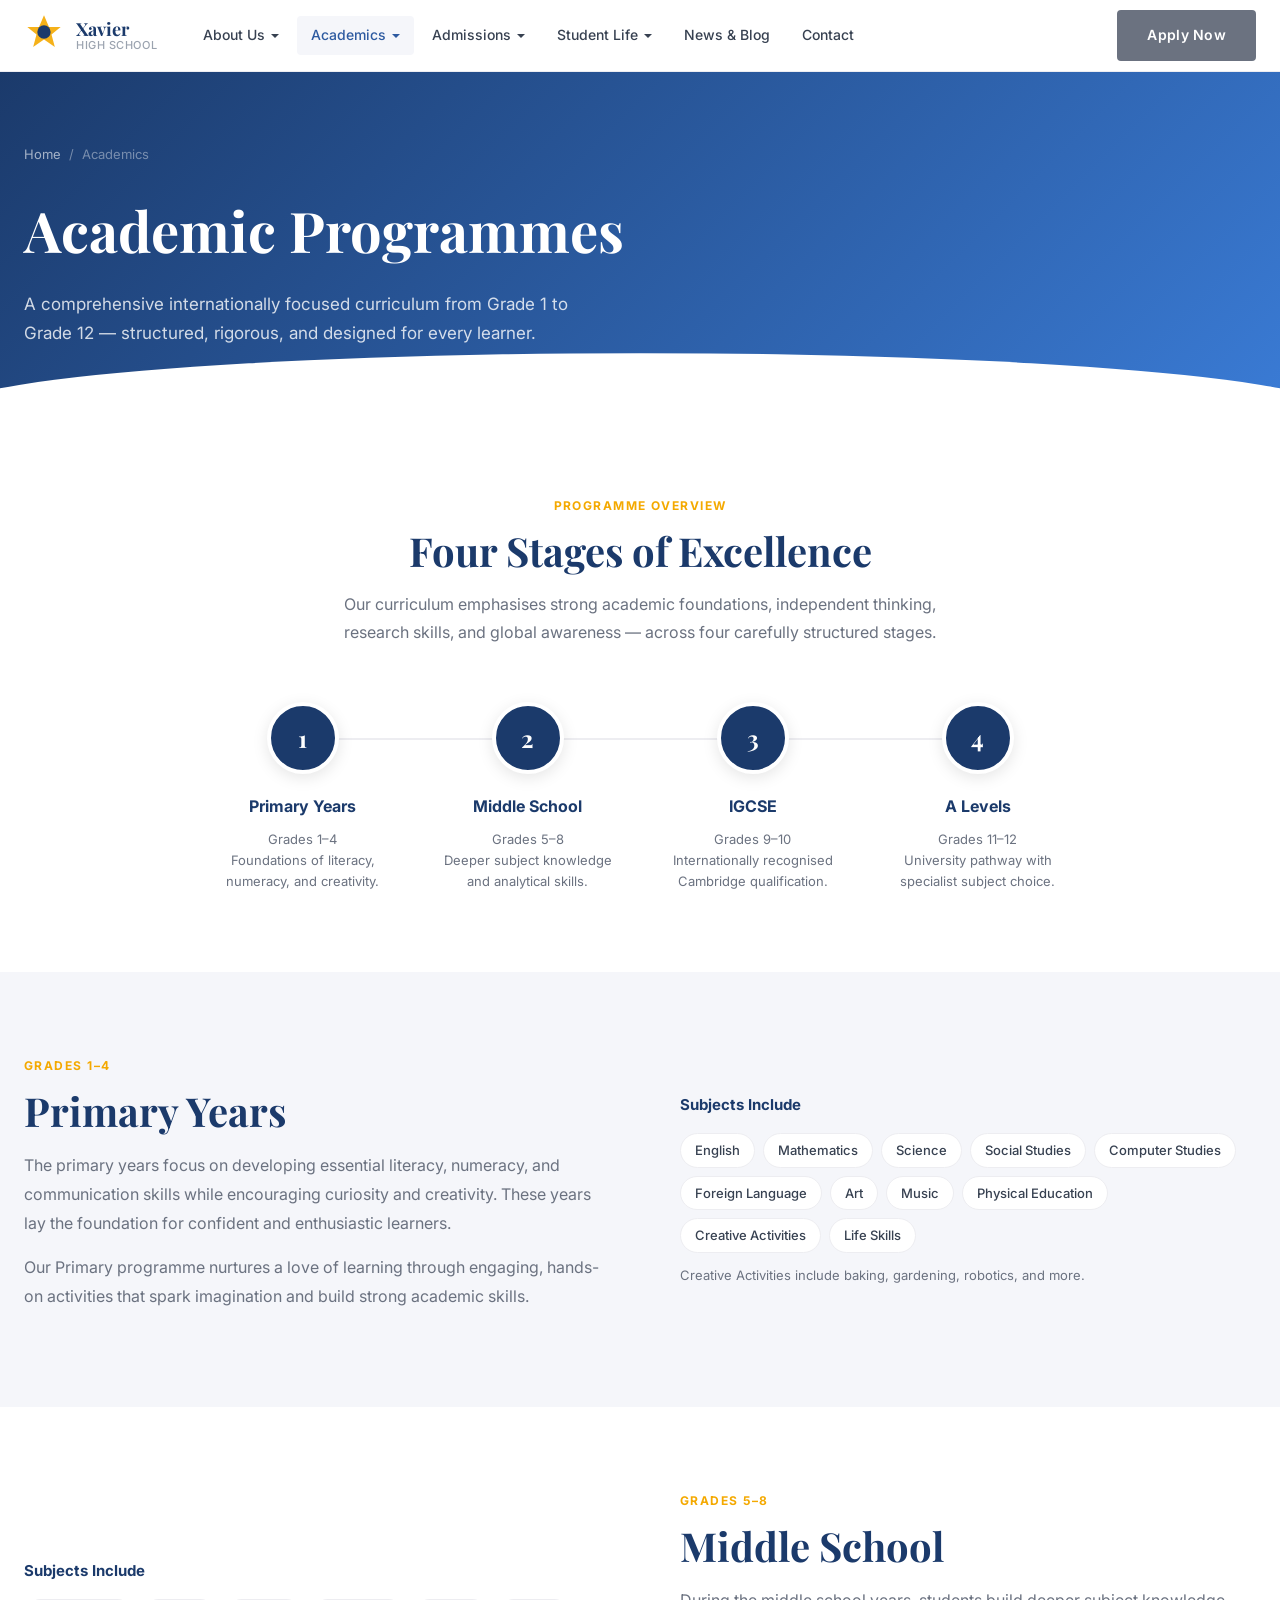
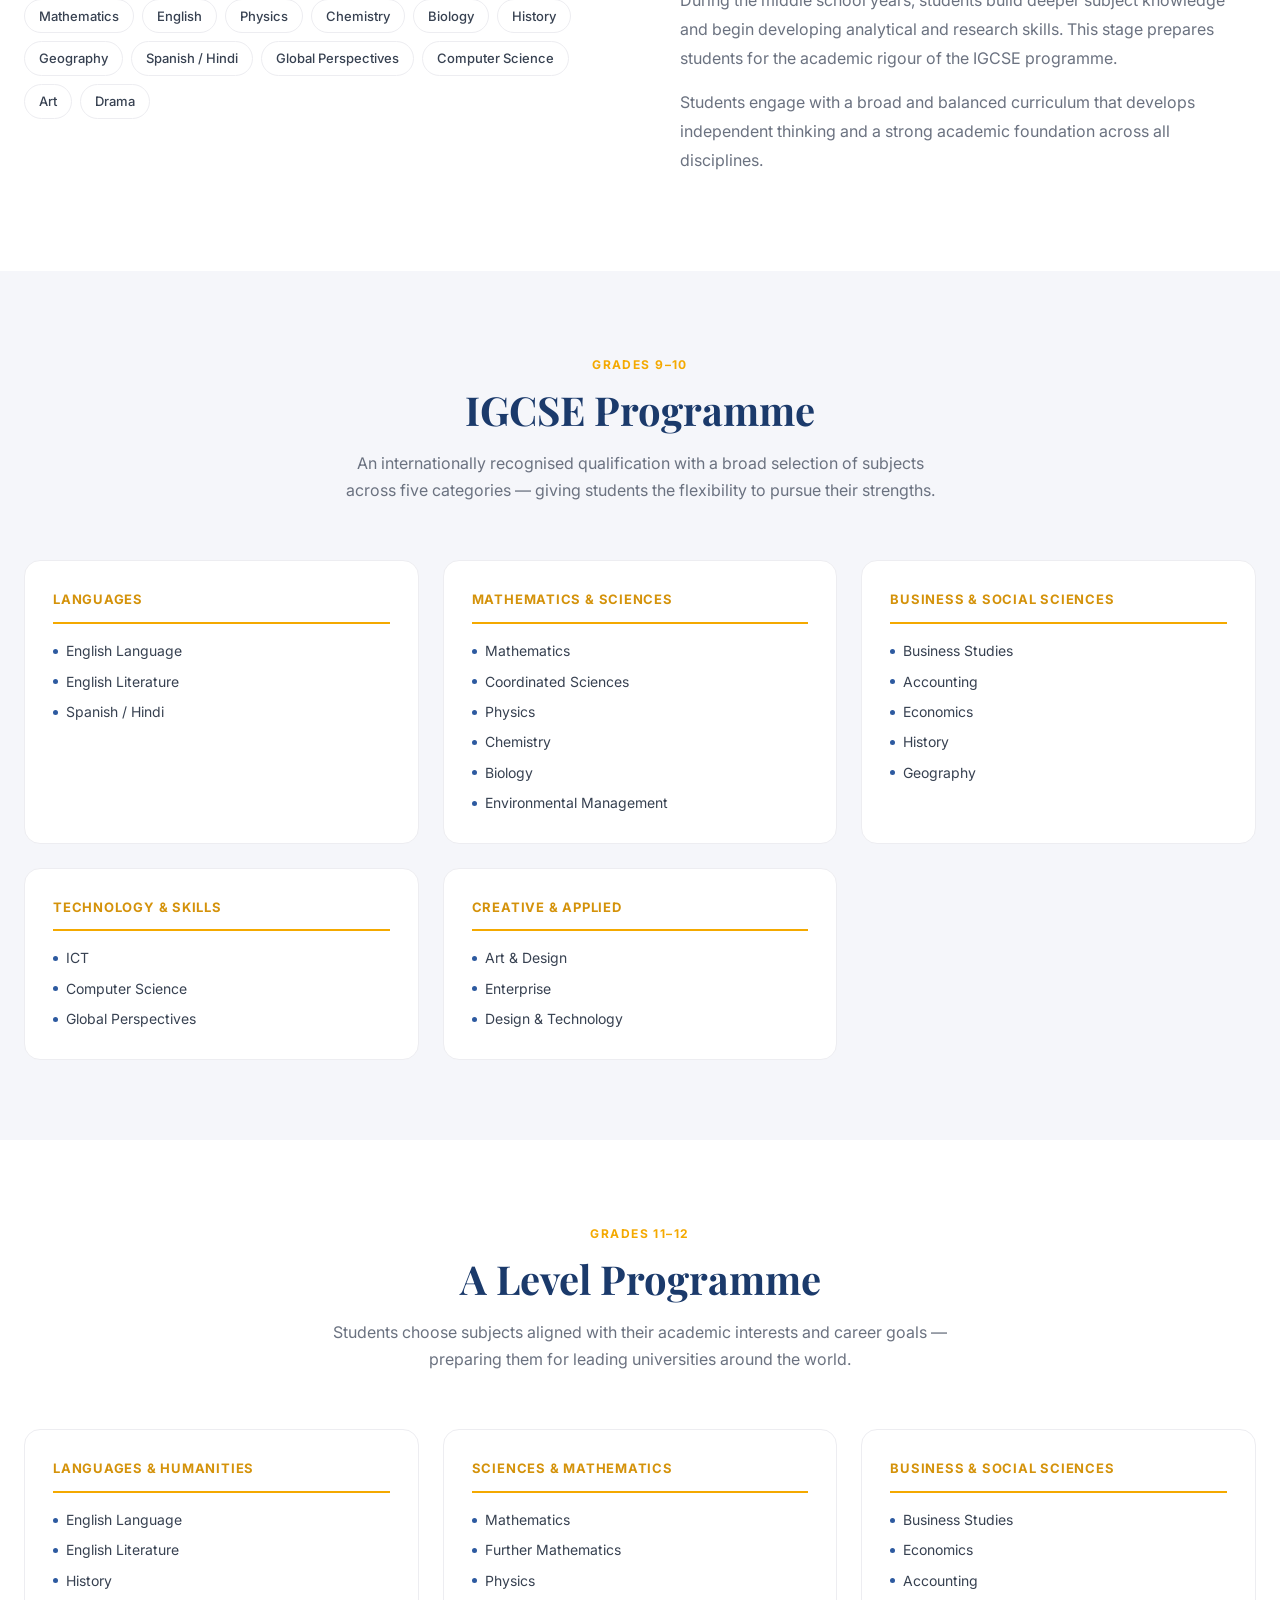
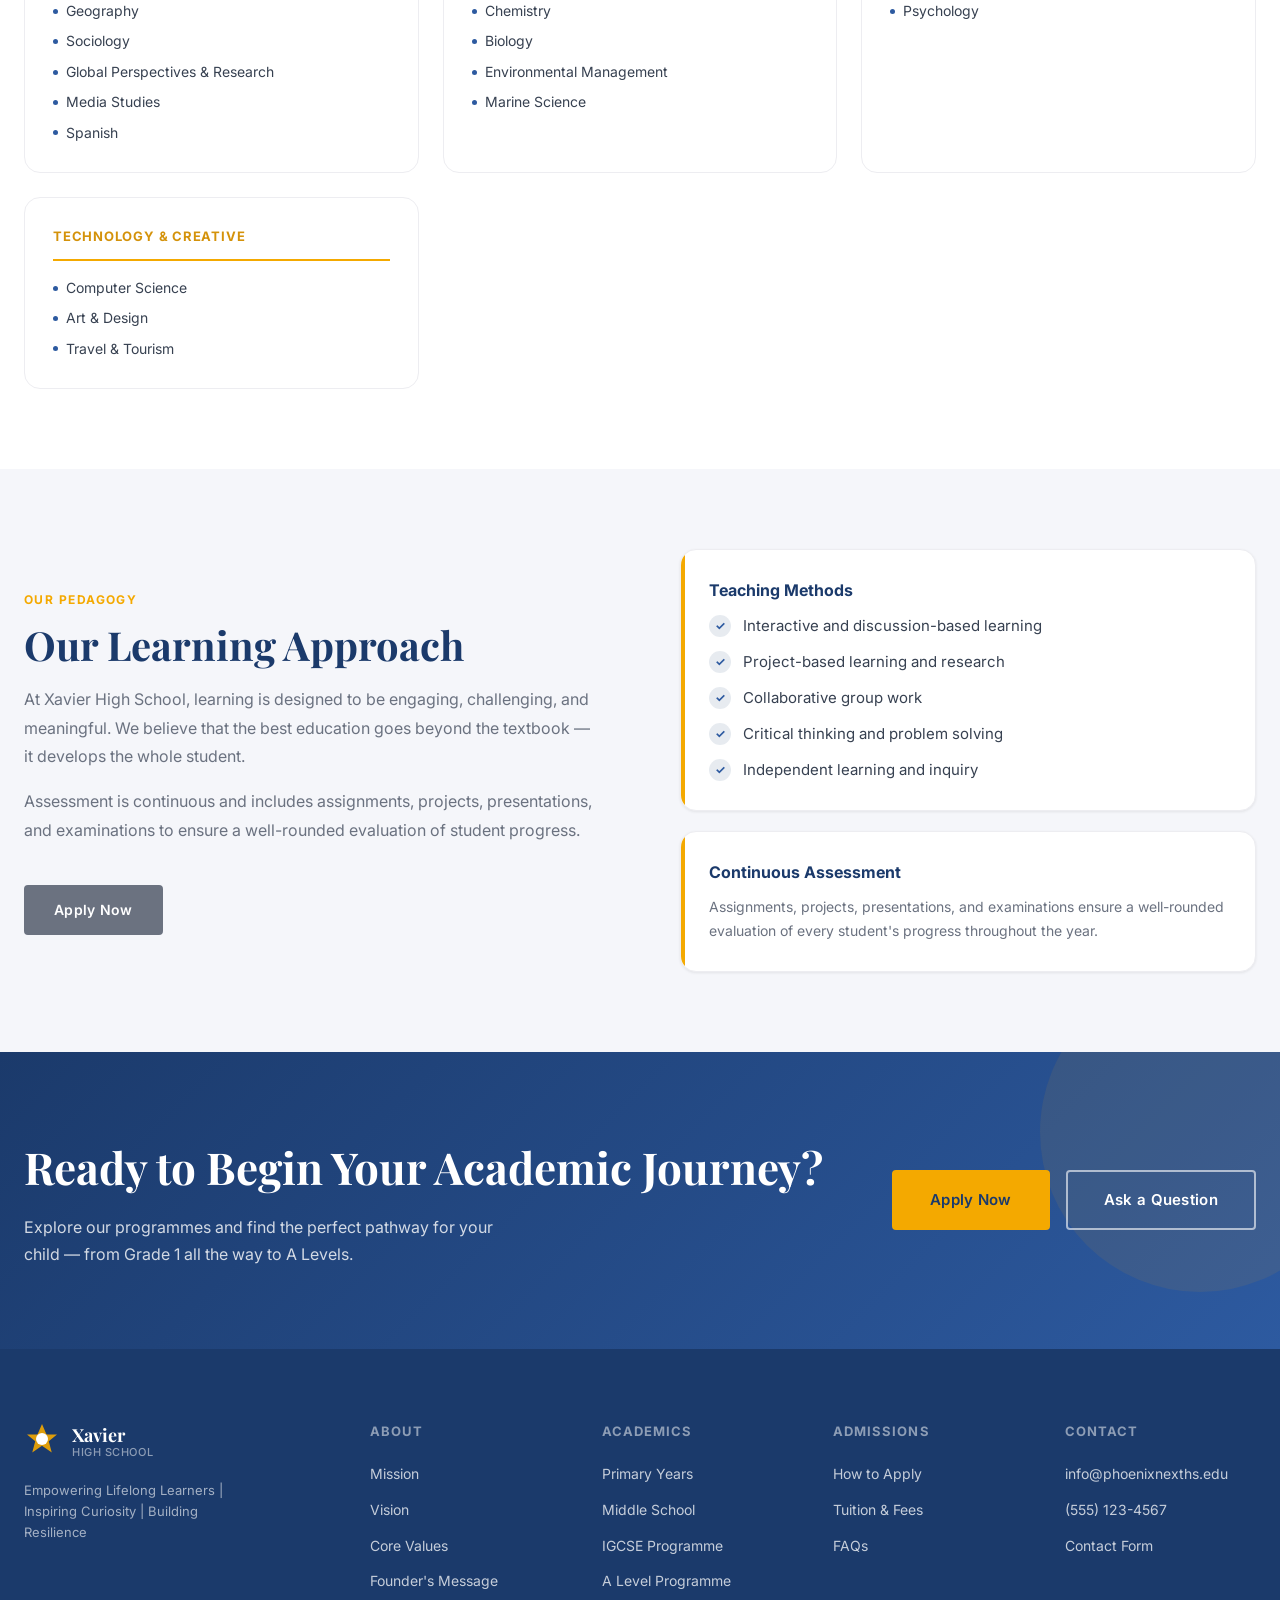
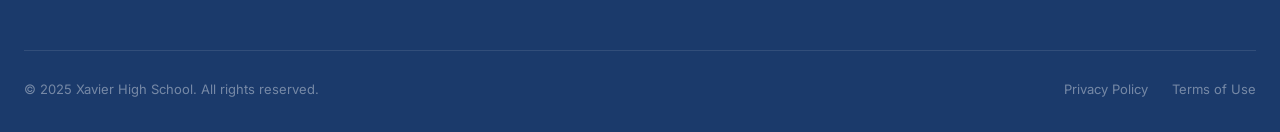
<file: academics.html>
<!DOCTYPE html>
<html lang="en">
<head>
  <meta charset="UTF-8" />
  <meta name="viewport" content="width=device-width, initial-scale=1.0" />
  <title>Academics — Xavier High School</title>
  <link rel="stylesheet" href="css/style.css" />
  <link rel="stylesheet" href="css/inner.css" />
  <link rel="preconnect" href="https://fonts.googleapis.com" />
  <link href="https://fonts.googleapis.com/css2?family=Playfair+Display:wght@400;700&family=Inter:wght@300;400;500;600;700&display=swap" rel="stylesheet" />
</head>
<body>

  <header class="site-header" id="site-header">
    <div class="header-inner">
      <a href="index.html" class="logo">
        <div class="logo-icon"><svg viewBox="0 0 48 48" fill="none"><path d="M24 4 L30 18 L44 18 L33 27 L37 42 L24 33 L11 42 L15 27 L4 18 L18 18 Z" fill="#F4A900" opacity="0.9"/><circle cx="24" cy="24" r="8" fill="#1B3A6B"/></svg></div>
        <div class="logo-text"><span class="logo-name">Xavier</span><span class="logo-sub">High School</span></div>
      </a>
      <nav class="main-nav" id="main-nav">
        <ul class="nav-list">
          <li class="nav-item has-dropdown"><a href="about.html">About Us</a>
            <ul class="dropdown"><li><a href="about.html#mission">Mission Statement</a></li><li><a href="about.html#vision">Our Vision</a></li><li><a href="about.html#values">Core Values</a></li><li><a href="about.html#founder">Founder's Message</a></li></ul>
          </li>
          <li class="nav-item has-dropdown active"><a href="academics.html">Academics</a>
            <ul class="dropdown">
              <li><a href="#primary">Primary Years (Grades 1–4)</a></li>
              <li><a href="#middle">Middle School (Grades 5–8)</a></li>
              <li><a href="#igcse">IGCSE Programme (Grades 9–10)</a></li>
              <li><a href="#alevel">A Level Programme (Grades 11–12)</a></li>
              <li><a href="#approach">Our Learning Approach</a></li>
            </ul>
          </li>
          <li class="nav-item has-dropdown"><a href="admissions.html">Admissions</a>
            <ul class="dropdown"><li><a href="admissions.html#how">How to Apply</a></li><li><a href="admissions.html#tuition">Tuition &amp; Fees</a></li><li><a href="admissions.html#faq">FAQs</a></li></ul>
          </li>
          <li class="nav-item has-dropdown"><a href="student-life.html">Student Life</a>
            <ul class="dropdown"><li><a href="student-life.html#clubs">Clubs &amp; Activities</a></li></ul>
          </li>
          <li class="nav-item"><a href="news.html">News &amp; Blog</a></li>
          <li class="nav-item"><a href="contact.html">Contact</a></li>
        </ul>
      </nav>
      <div class="header-cta"><a href="admissions.html" class="btn btn-primary">Apply Now</a></div>
      <button class="nav-toggle" id="nav-toggle"><span></span><span></span><span></span></button>
    </div>
  </header>

  <section class="page-hero" style="background: linear-gradient(135deg, #1B3A6B 0%, #3A7BD5 100%);">
    <div class="container">
      <div class="breadcrumb"><a href="index.html">Home</a><span>/</span><span>Academics</span></div>
      <h1 class="page-hero-title">Academic Programmes</h1>
      <p class="page-hero-desc">A comprehensive internationally focused curriculum from Grade 1 to Grade 12 — structured, rigorous, and designed for every learner.</p>
    </div>
  </section>

  <main>

    <!-- OVERVIEW -->
    <section class="section-pad">
      <div class="container">
        <div class="section-header">
          <span class="section-tag">Programme Overview</span>
          <h2 class="section-title">Four Stages of Excellence</h2>
          <p class="section-subtitle">Our curriculum emphasises strong academic foundations, independent thinking, research skills, and global awareness — across four carefully structured stages.</p>
        </div>
        <div class="steps-grid" style="max-width: 900px; margin: 0 auto;">
          <div class="step-item">
            <div class="step-number">1</div>
            <h3>Primary Years</h3>
            <p>Grades 1–4<br/>Foundations of literacy, numeracy, and creativity.</p>
          </div>
          <div class="step-item">
            <div class="step-number">2</div>
            <h3>Middle School</h3>
            <p>Grades 5–8<br/>Deeper subject knowledge and analytical skills.</p>
          </div>
          <div class="step-item">
            <div class="step-number">3</div>
            <h3>IGCSE</h3>
            <p>Grades 9–10<br/>Internationally recognised Cambridge qualification.</p>
          </div>
          <div class="step-item">
            <div class="step-number">4</div>
            <h3>A Levels</h3>
            <p>Grades 11–12<br/>University pathway with specialist subject choice.</p>
          </div>
        </div>
      </div>
    </section>

    <!-- PRIMARY YEARS -->
    <section id="primary" class="section-pad bg-light">
      <div class="container">
        <div class="two-col">
          <div class="two-col-text">
            <span class="section-tag">Grades 1–4</span>
            <h2 class="section-title">Primary Years</h2>
            <p>The primary years focus on developing essential literacy, numeracy, and communication skills while encouraging curiosity and creativity. These years lay the foundation for confident and enthusiastic learners.</p>
            <p>Our Primary programme nurtures a love of learning through engaging, hands-on activities that spark imagination and build strong academic skills.</p>
          </div>
          <div class="two-col-visual">
            <h4 style="font-size:15px; font-weight:700; color:var(--blue-dark); margin-bottom:16px;">Subjects Include</h4>
            <div class="subjects-grid">
              <div class="subject-tag">English</div>
              <div class="subject-tag">Mathematics</div>
              <div class="subject-tag">Science</div>
              <div class="subject-tag">Social Studies</div>
              <div class="subject-tag">Computer Studies</div>
              <div class="subject-tag">Foreign Language</div>
              <div class="subject-tag">Art</div>
              <div class="subject-tag">Music</div>
              <div class="subject-tag">Physical Education</div>
              <div class="subject-tag">Creative Activities</div>
              <div class="subject-tag">Life Skills</div>
            </div>
            <p style="font-size:13px; color:var(--text-light); margin-top:12px;">Creative Activities include baking, gardening, robotics, and more.</p>
          </div>
        </div>
      </div>
    </section>

    <!-- MIDDLE SCHOOL -->
    <section id="middle" class="section-pad">
      <div class="container">
        <div class="two-col two-col--reverse">
          <div class="two-col-text">
            <span class="section-tag">Grades 5–8</span>
            <h2 class="section-title">Middle School</h2>
            <p>During the middle school years, students build deeper subject knowledge and begin developing analytical and research skills. This stage prepares students for the academic rigour of the IGCSE programme.</p>
            <p>Students engage with a broad and balanced curriculum that develops independent thinking and a strong academic foundation across all disciplines.</p>
          </div>
          <div class="two-col-visual">
            <h4 style="font-size:15px; font-weight:700; color:var(--blue-dark); margin-bottom:16px;">Subjects Include</h4>
            <div class="subjects-grid">
              <div class="subject-tag">Mathematics</div>
              <div class="subject-tag">English</div>
              <div class="subject-tag">Physics</div>
              <div class="subject-tag">Chemistry</div>
              <div class="subject-tag">Biology</div>
              <div class="subject-tag">History</div>
              <div class="subject-tag">Geography</div>
              <div class="subject-tag">Spanish / Hindi</div>
              <div class="subject-tag">Global Perspectives</div>
              <div class="subject-tag">Computer Science</div>
              <div class="subject-tag">Art</div>
              <div class="subject-tag">Drama</div>
            </div>
          </div>
        </div>
      </div>
    </section>

    <!-- IGCSE -->
    <section id="igcse" class="section-pad bg-light">
      <div class="container">
        <div class="section-header">
          <span class="section-tag">Grades 9–10</span>
          <h2 class="section-title">IGCSE Programme</h2>
          <p class="section-subtitle">An internationally recognised qualification with a broad selection of subjects across five categories — giving students the flexibility to pursue their strengths.</p>
        </div>
        <div class="igcse-grid">
          <div class="igcse-card">
            <div class="igcse-cat">Languages</div>
            <ul class="igcse-list">
              <li>English Language</li>
              <li>English Literature</li>
              <li>Spanish / Hindi</li>
            </ul>
          </div>
          <div class="igcse-card">
            <div class="igcse-cat">Mathematics &amp; Sciences</div>
            <ul class="igcse-list">
              <li>Mathematics</li>
              <li>Coordinated Sciences</li>
              <li>Physics</li>
              <li>Chemistry</li>
              <li>Biology</li>
              <li>Environmental Management</li>
            </ul>
          </div>
          <div class="igcse-card">
            <div class="igcse-cat">Business &amp; Social Sciences</div>
            <ul class="igcse-list">
              <li>Business Studies</li>
              <li>Accounting</li>
              <li>Economics</li>
              <li>History</li>
              <li>Geography</li>
            </ul>
          </div>
          <div class="igcse-card">
            <div class="igcse-cat">Technology &amp; Skills</div>
            <ul class="igcse-list">
              <li>ICT</li>
              <li>Computer Science</li>
              <li>Global Perspectives</li>
            </ul>
          </div>
          <div class="igcse-card">
            <div class="igcse-cat">Creative &amp; Applied</div>
            <ul class="igcse-list">
              <li>Art &amp; Design</li>
              <li>Enterprise</li>
              <li>Design &amp; Technology</li>
            </ul>
          </div>
        </div>
      </div>
    </section>

    <!-- A LEVELS -->
    <section id="alevel" class="section-pad">
      <div class="container">
        <div class="section-header">
          <span class="section-tag">Grades 11–12</span>
          <h2 class="section-title">A Level Programme</h2>
          <p class="section-subtitle">Students choose subjects aligned with their academic interests and career goals — preparing them for leading universities around the world.</p>
        </div>
        <div class="igcse-grid">
          <div class="igcse-card">
            <div class="igcse-cat">Languages &amp; Humanities</div>
            <ul class="igcse-list">
              <li>English Language</li>
              <li>English Literature</li>
              <li>History</li>
              <li>Geography</li>
              <li>Sociology</li>
              <li>Global Perspectives &amp; Research</li>
              <li>Media Studies</li>
              <li>Spanish</li>
            </ul>
          </div>
          <div class="igcse-card">
            <div class="igcse-cat">Sciences &amp; Mathematics</div>
            <ul class="igcse-list">
              <li>Mathematics</li>
              <li>Further Mathematics</li>
              <li>Physics</li>
              <li>Chemistry</li>
              <li>Biology</li>
              <li>Environmental Management</li>
              <li>Marine Science</li>
            </ul>
          </div>
          <div class="igcse-card">
            <div class="igcse-cat">Business &amp; Social Sciences</div>
            <ul class="igcse-list">
              <li>Business Studies</li>
              <li>Economics</li>
              <li>Accounting</li>
              <li>Psychology</li>
            </ul>
          </div>
          <div class="igcse-card">
            <div class="igcse-cat">Technology &amp; Creative</div>
            <ul class="igcse-list">
              <li>Computer Science</li>
              <li>Art &amp; Design</li>
              <li>Travel &amp; Tourism</li>
            </ul>
          </div>
        </div>
      </div>
    </section>

    <!-- LEARNING APPROACH -->
    <section id="approach" class="section-pad bg-light">
      <div class="container">
        <div class="two-col">
          <div class="two-col-text">
            <span class="section-tag">Our Pedagogy</span>
            <h2 class="section-title">Our Learning Approach</h2>
            <p>At Xavier High School, learning is designed to be engaging, challenging, and meaningful. We believe that the best education goes beyond the textbook — it develops the whole student.</p>
            <p>Assessment is continuous and includes assignments, projects, presentations, and examinations to ensure a well-rounded evaluation of student progress.</p>
            <a href="admissions.html" class="btn btn-primary" style="margin-top:24px;">Apply Now</a>
          </div>
          <div class="two-col-visual">
            <div class="vision-cards">
              <div class="vision-card">
                <h4>Teaching Methods</h4>
                <ul class="check-list" style="margin:0;">
                  <li>Interactive and discussion-based learning</li>
                  <li>Project-based learning and research</li>
                  <li>Collaborative group work</li>
                  <li>Critical thinking and problem solving</li>
                  <li>Independent learning and inquiry</li>
                </ul>
              </div>
              <div class="vision-card">
                <h4>Continuous Assessment</h4>
                <p>Assignments, projects, presentations, and examinations ensure a well-rounded evaluation of every student's progress throughout the year.</p>
              </div>
            </div>
          </div>
        </div>
      </div>
    </section>

    <!-- CTA -->
    <section class="cta-section">
      <div class="container">
        <div class="cta-inner">
          <div class="cta-text">
            <h2>Ready to Begin Your Academic Journey?</h2>
            <p>Explore our programmes and find the perfect pathway for your child — from Grade 1 all the way to A Levels.</p>
          </div>
          <div class="cta-actions">
            <a href="admissions.html" class="btn btn-gold btn-lg">Apply Now</a>
            <a href="contact.html" class="btn btn-outline-white btn-lg">Ask a Question</a>
          </div>
        </div>
      </div>
    </section>

  </main>

  <footer class="site-footer">
    <div class="container">
      <div class="footer-grid">
        <div class="footer-brand">
          <div class="footer-logo">
            <div class="logo-icon"><svg viewBox="0 0 48 48" fill="none"><path d="M24 4 L30 18 L44 18 L33 27 L37 42 L24 33 L11 42 L15 27 L4 18 L18 18 Z" fill="#F4A900" opacity="0.9"/><circle cx="24" cy="24" r="8" fill="white"/></svg></div>
            <div class="logo-text"><span class="logo-name">Xavier</span><span class="logo-sub">High School</span></div>
          </div>
          <p class="footer-tagline">Empowering Lifelong Learners | Inspiring Curiosity | Building Resilience</p>
        </div>
        <div class="footer-col"><h4>About</h4><ul><li><a href="about.html#mission">Mission</a></li><li><a href="about.html#vision">Vision</a></li><li><a href="about.html#values">Core Values</a></li><li><a href="about.html#founder">Founder's Message</a></li></ul></div>
        <div class="footer-col"><h4>Academics</h4><ul><li><a href="#primary">Primary Years</a></li><li><a href="#middle">Middle School</a></li><li><a href="#igcse">IGCSE Programme</a></li><li><a href="#alevel">A Level Programme</a></li></ul></div>
        <div class="footer-col"><h4>Admissions</h4><ul><li><a href="admissions.html#how">How to Apply</a></li><li><a href="admissions.html#tuition">Tuition &amp; Fees</a></li><li><a href="admissions.html#faq">FAQs</a></li></ul></div>
        <div class="footer-col"><h4>Contact</h4><ul><li><a href="mailto:info@phoenixnexths.edu">info@phoenixnexths.edu</a></li><li><a href="tel:+15551234567">(555) 123-4567</a></li><li><a href="contact.html">Contact Form</a></li></ul></div>
      </div>
      <div class="footer-bottom">
        <p>&copy; 2025 Xavier High School. All rights reserved.</p>
        <div class="footer-legal"><a href="#">Privacy Policy</a><a href="#">Terms of Use</a></div>
      </div>
    </div>
  </footer>

  <script src="js/main.js"></script>
</body>
</html>
</file>
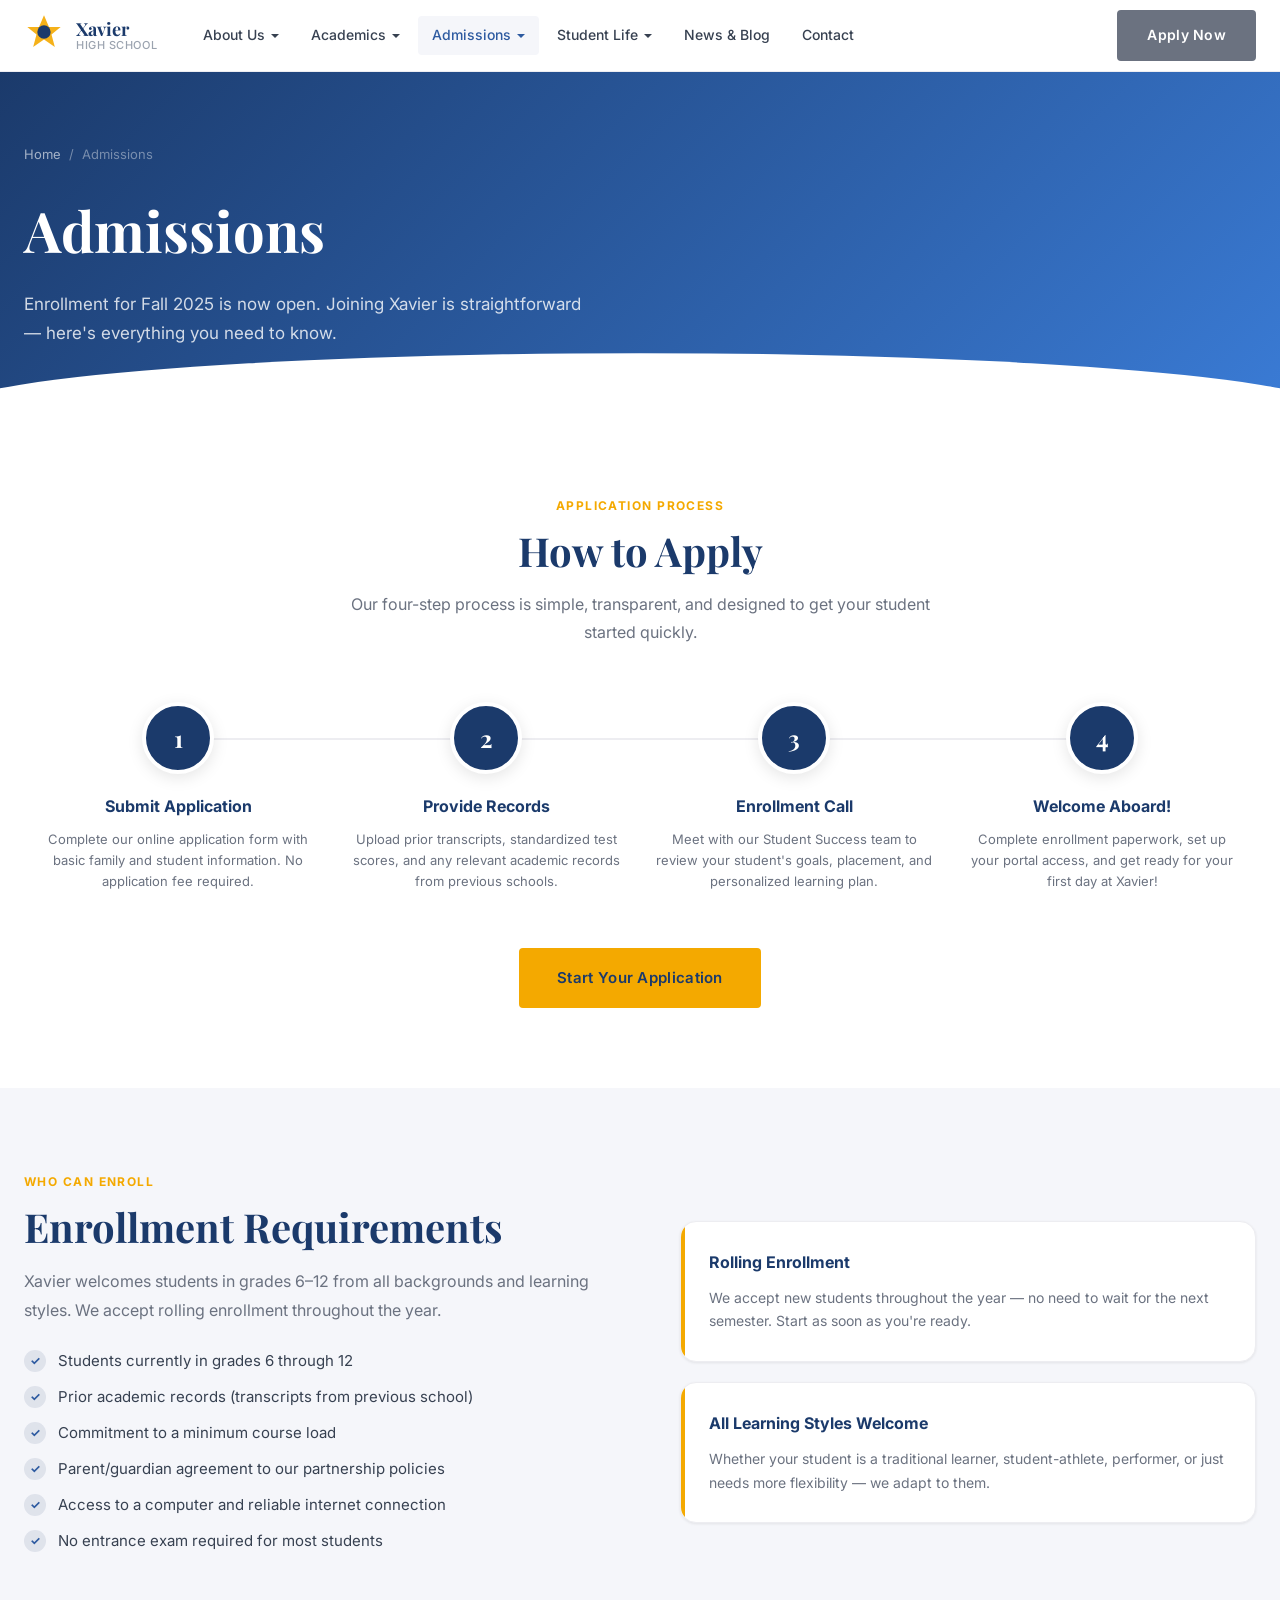
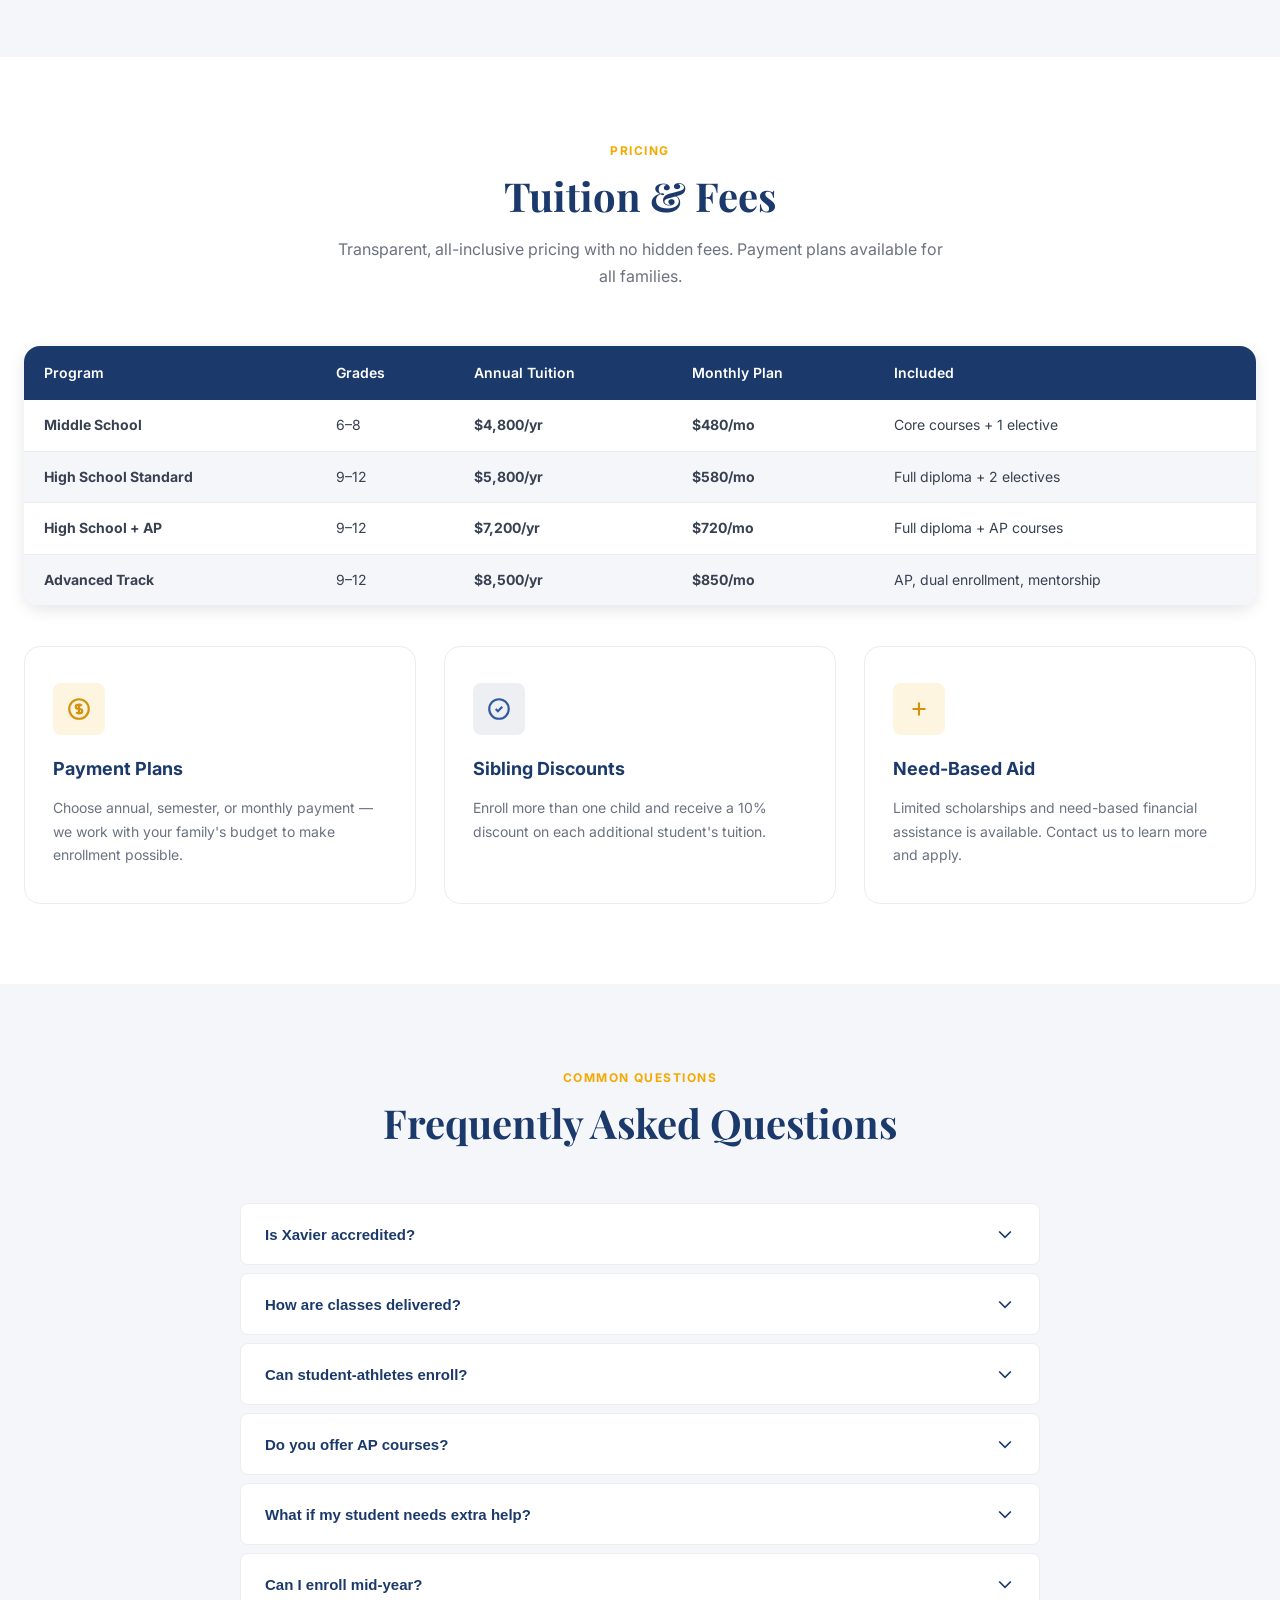
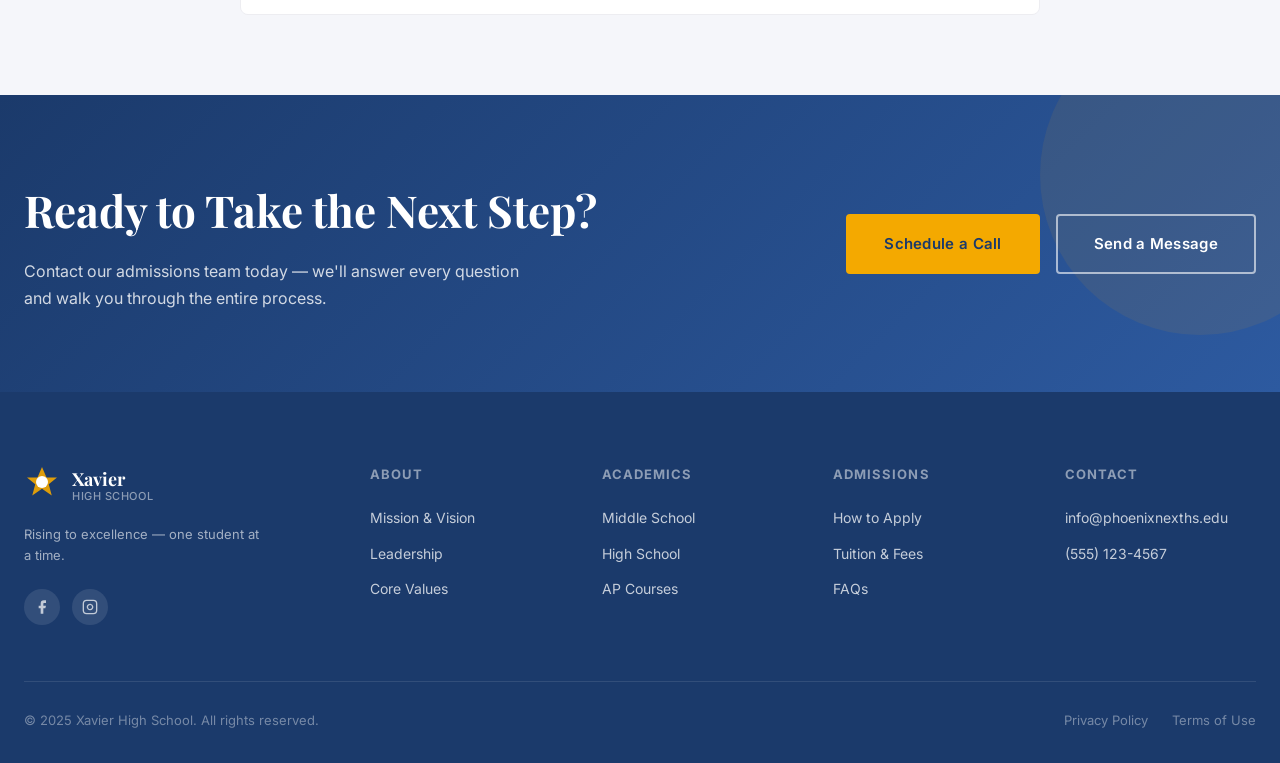
<file: admissions.html>
<!DOCTYPE html>
<html lang="en">
<head>
  <meta charset="UTF-8" />
  <meta name="viewport" content="width=device-width, initial-scale=1.0" />
  <title>Admissions — Xavier High School</title>
  <link rel="stylesheet" href="css/style.css" />
  <link rel="stylesheet" href="css/inner.css" />
  <link rel="preconnect" href="https://fonts.googleapis.com" />
  <link href="https://fonts.googleapis.com/css2?family=Playfair+Display:wght@400;700&family=Inter:wght@300;400;500;600;700&display=swap" rel="stylesheet" />
</head>
<body>

  <header class="site-header" id="site-header">
    <div class="header-inner">
      <a href="index.html" class="logo">
        <div class="logo-icon"><svg viewBox="0 0 48 48" fill="none"><path d="M24 4 L30 18 L44 18 L33 27 L37 42 L24 33 L11 42 L15 27 L4 18 L18 18 Z" fill="#F4A900" opacity="0.9"/><circle cx="24" cy="24" r="8" fill="#1B3A6B"/></svg></div>
        <div class="logo-text"><span class="logo-name">Xavier</span><span class="logo-sub">High School</span></div>
      </a>
      <nav class="main-nav" id="main-nav">
        <ul class="nav-list">
          <li class="nav-item has-dropdown"><a href="about.html">About Us</a>
            <ul class="dropdown"><li><a href="about.html#mission">Mission &amp; Vision</a></li><li><a href="about.html#leadership">Leadership Team</a></li><li><a href="about.html#values">Core Values</a></li></ul>
          </li>
          <li class="nav-item has-dropdown"><a href="academics.html">Academics</a>
            <ul class="dropdown"><li><a href="academics.html#middle">Middle School</a></li><li><a href="academics.html#high">High School</a></li><li><a href="academics.html#ap">AP Courses</a></li></ul>
          </li>
          <li class="nav-item has-dropdown active"><a href="admissions.html">Admissions</a>
            <ul class="dropdown"><li><a href="#how">How to Apply</a></li><li><a href="#tuition">Tuition &amp; Fees</a></li><li><a href="#requirements">Requirements</a></li><li><a href="#faq">FAQs</a></li></ul>
          </li>
          <li class="nav-item has-dropdown"><a href="student-life.html">Student Life</a>
            <ul class="dropdown"><li><a href="student-life.html#clubs">Clubs &amp; Activities</a></li></ul>
          </li>
          <li class="nav-item"><a href="news.html">News &amp; Blog</a></li>
          <li class="nav-item"><a href="contact.html">Contact</a></li>
        </ul>
      </nav>
      <div class="header-cta"><a href="#how" class="btn btn-primary">Apply Now</a></div>
      <button class="nav-toggle" id="nav-toggle"><span></span><span></span><span></span></button>
    </div>
  </header>

  <section class="page-hero" style="background: linear-gradient(135deg, #1B3A6B 0%, #3A7BD5 100%);">
    <div class="container">
      <div class="breadcrumb"><a href="index.html">Home</a><span>/</span><span>Admissions</span></div>
      <h1 class="page-hero-title">Admissions</h1>
      <p class="page-hero-desc">Enrollment for Fall 2025 is now open. Joining Xavier is straightforward — here's everything you need to know.</p>
    </div>
  </section>

  <main>

    <!-- HOW TO APPLY -->
    <section id="how" class="section-pad">
      <div class="container">
        <div class="section-header">
          <span class="section-tag">Application Process</span>
          <h2 class="section-title">How to Apply</h2>
          <p class="section-subtitle">Our four-step process is simple, transparent, and designed to get your student started quickly.</p>
        </div>
        <div class="steps-grid">
          <div class="step-item">
            <div class="step-number">1</div>
            <h3>Submit Application</h3>
            <p>Complete our online application form with basic family and student information. No application fee required.</p>
          </div>
          <div class="step-item">
            <div class="step-number">2</div>
            <h3>Provide Records</h3>
            <p>Upload prior transcripts, standardized test scores, and any relevant academic records from previous schools.</p>
          </div>
          <div class="step-item">
            <div class="step-number">3</div>
            <h3>Enrollment Call</h3>
            <p>Meet with our Student Success team to review your student's goals, placement, and personalized learning plan.</p>
          </div>
          <div class="step-item">
            <div class="step-number">4</div>
            <h3>Welcome Aboard!</h3>
            <p>Complete enrollment paperwork, set up your portal access, and get ready for your first day at Xavier!</p>
          </div>
        </div>
        <div style="text-align: center; margin-top: 56px;">
          <a href="contact.html" class="btn btn-gold btn-lg">Start Your Application</a>
        </div>
      </div>
    </section>

    <!-- REQUIREMENTS -->
    <section id="requirements" class="section-pad bg-light">
      <div class="container">
        <div class="two-col">
          <div class="two-col-text">
            <span class="section-tag">Who Can Enroll</span>
            <h2 class="section-title">Enrollment Requirements</h2>
            <p>Xavier welcomes students in grades 6–12 from all backgrounds and learning styles. We accept rolling enrollment throughout the year.</p>
            <ul class="check-list">
              <li>Students currently in grades 6 through 12</li>
              <li>Prior academic records (transcripts from previous school)</li>
              <li>Commitment to a minimum course load</li>
              <li>Parent/guardian agreement to our partnership policies</li>
              <li>Access to a computer and reliable internet connection</li>
              <li>No entrance exam required for most students</li>
            </ul>
          </div>
          <div class="two-col-visual">
            <div class="vision-cards">
              <div class="vision-card">
                <h4>Rolling Enrollment</h4>
                <p>We accept new students throughout the year — no need to wait for the next semester. Start as soon as you're ready.</p>
              </div>
              <div class="vision-card">
                <h4>All Learning Styles Welcome</h4>
                <p>Whether your student is a traditional learner, student-athlete, performer, or just needs more flexibility — we adapt to them.</p>
              </div>
            </div>
          </div>
        </div>
      </div>
    </section>

    <!-- TUITION -->
    <section id="tuition" class="section-pad">
      <div class="container">
        <div class="section-header">
          <span class="section-tag">Pricing</span>
          <h2 class="section-title">Tuition &amp; Fees</h2>
          <p class="section-subtitle">Transparent, all-inclusive pricing with no hidden fees. Payment plans available for all families.</p>
        </div>
        <div style="overflow-x: auto; border-radius: var(--radius-lg); box-shadow: var(--shadow-md); margin-bottom: 40px;">
          <table class="tuition-table">
            <thead>
              <tr>
                <th>Program</th>
                <th>Grades</th>
                <th>Annual Tuition</th>
                <th>Monthly Plan</th>
                <th>Included</th>
              </tr>
            </thead>
            <tbody>
              <tr>
                <td><strong>Middle School</strong></td>
                <td>6–8</td>
                <td class="price">$4,800/yr</td>
                <td class="price">$480/mo</td>
                <td>Core courses + 1 elective</td>
              </tr>
              <tr>
                <td><strong>High School Standard</strong></td>
                <td>9–12</td>
                <td class="price">$5,800/yr</td>
                <td class="price">$580/mo</td>
                <td>Full diploma + 2 electives</td>
              </tr>
              <tr>
                <td><strong>High School + AP</strong></td>
                <td>9–12</td>
                <td class="price">$7,200/yr</td>
                <td class="price">$720/mo</td>
                <td>Full diploma + AP courses</td>
              </tr>
              <tr>
                <td><strong>Advanced Track</strong></td>
                <td>9–12</td>
                <td class="price">$8,500/yr</td>
                <td class="price">$850/mo</td>
                <td>AP, dual enrollment, mentorship</td>
              </tr>
            </tbody>
          </table>
        </div>
        <div class="features-grid" style="grid-template-columns: repeat(3, 1fr);">
          <div class="feature-card">
            <div class="feature-icon feature-icon--gold">
              <svg viewBox="0 0 24 24" fill="none" stroke="currentColor" stroke-width="2"><path d="M12 8c-1.657 0-3 .895-3 2s1.343 2 3 2 3 .895 3 2-1.343 2-3 2m0-8c1.11 0 2.08.402 2.599 1M12 8V7m0 1v8m0 0v1m0-1c-1.11 0-2.08-.402-2.599-1M21 12a9 9 0 11-18 0 9 9 0 0118 0z"/></svg>
            </div>
            <h3>Payment Plans</h3>
            <p>Choose annual, semester, or monthly payment — we work with your family's budget to make enrollment possible.</p>
          </div>
          <div class="feature-card">
            <div class="feature-icon feature-icon--blue">
              <svg viewBox="0 0 24 24" fill="none" stroke="currentColor" stroke-width="2"><path d="M9 12l2 2 4-4m6 2a9 9 0 11-18 0 9 9 0 0118 0z"/></svg>
            </div>
            <h3>Sibling Discounts</h3>
            <p>Enroll more than one child and receive a 10% discount on each additional student's tuition.</p>
          </div>
          <div class="feature-card">
            <div class="feature-icon feature-icon--gold">
              <svg viewBox="0 0 24 24" fill="none" stroke="currentColor" stroke-width="2"><path d="M12 6v6m0 0v6m0-6h6m-6 0H6"/></svg>
            </div>
            <h3>Need-Based Aid</h3>
            <p>Limited scholarships and need-based financial assistance is available. Contact us to learn more and apply.</p>
          </div>
        </div>
      </div>
    </section>

    <!-- FAQ -->
    <section id="faq" class="section-pad bg-light">
      <div class="container">
        <div class="section-header">
          <span class="section-tag">Common Questions</span>
          <h2 class="section-title">Frequently Asked Questions</h2>
        </div>
        <div class="faq-list" style="max-width: 800px; margin: 0 auto;">
          <div class="faq-item">
            <button class="faq-question">
              Is Xavier accredited?
              <svg class="faq-chevron" viewBox="0 0 24 24" fill="none" stroke="currentColor" stroke-width="2"><path d="M19 9l-7 7-7-7"/></svg>
            </button>
            <div class="faq-answer">
              <div class="faq-answer-inner">Yes. Xavier High School is regionally accredited. Our diplomas are accepted by colleges, universities, and employers nationwide, and our transcripts are recognized in all 50 states.</div>
            </div>
          </div>
          <div class="faq-item">
            <button class="faq-question">
              How are classes delivered?
              <svg class="faq-chevron" viewBox="0 0 24 24" fill="none" stroke="currentColor" stroke-width="2"><path d="M19 9l-7 7-7-7"/></svg>
            </button>
            <div class="faq-answer">
              <div class="faq-answer-inner">We use a blended model: core courses include weekly live sessions with teachers via video conference, supplemented by recorded lessons, readings, and assignments that students can complete on their own schedule.</div>
            </div>
          </div>
          <div class="faq-item">
            <button class="faq-question">
              Can student-athletes enroll?
              <svg class="faq-chevron" viewBox="0 0 24 24" fill="none" stroke="currentColor" stroke-width="2"><path d="M19 9l-7 7-7-7"/></svg>
            </button>
            <div class="faq-answer">
              <div class="faq-answer-inner">Absolutely — we are NCAA approved and have many student-athletes enrolled. Our flexible scheduling is designed to accommodate competition and travel schedules without compromising academic progress.</div>
            </div>
          </div>
          <div class="faq-item">
            <button class="faq-question">
              Do you offer AP courses?
              <svg class="faq-chevron" viewBox="0 0 24 24" fill="none" stroke="currentColor" stroke-width="2"><path d="M19 9l-7 7-7-7"/></svg>
            </button>
            <div class="faq-answer">
              <div class="faq-answer-inner">Yes! We offer 15+ AP courses through College Board's official AP program. Students take AP exams in the spring and scores are reported directly to colleges. AP courses are available to High School Standard, AP, and Advanced Track students.</div>
            </div>
          </div>
          <div class="faq-item">
            <button class="faq-question">
              What if my student needs extra help?
              <svg class="faq-chevron" viewBox="0 0 24 24" fill="none" stroke="currentColor" stroke-width="2"><path d="M19 9l-7 7-7-7"/></svg>
            </button>
            <div class="faq-answer">
              <div class="faq-answer-inner">Every student has access to teacher office hours and our academic support team. For students who need additional help, we offer tutoring packages and can adjust the learning plan to ensure no one falls behind.</div>
            </div>
          </div>
          <div class="faq-item">
            <button class="faq-question">
              Can I enroll mid-year?
              <svg class="faq-chevron" viewBox="0 0 24 24" fill="none" stroke="currentColor" stroke-width="2"><path d="M19 9l-7 7-7-7"/></svg>
            </button>
            <div class="faq-answer">
              <div class="faq-answer-inner">Yes — we accept rolling enrollments throughout the school year. Our team will work with you to assess credits earned at your previous school and place your student appropriately in our curriculum.</div>
            </div>
          </div>
        </div>
      </div>
    </section>

    <!-- CTA -->
    <section class="cta-section">
      <div class="container">
        <div class="cta-inner">
          <div class="cta-text">
            <h2>Ready to Take the Next Step?</h2>
            <p>Contact our admissions team today — we'll answer every question and walk you through the entire process.</p>
          </div>
          <div class="cta-actions">
            <a href="contact.html" class="btn btn-gold btn-lg">Schedule a Call</a>
            <a href="contact.html" class="btn btn-outline-white btn-lg">Send a Message</a>
          </div>
        </div>
      </div>
    </section>

  </main>

  <footer class="site-footer">
    <div class="container">
      <div class="footer-grid">
        <div class="footer-brand">
          <div class="footer-logo">
            <div class="logo-icon"><svg viewBox="0 0 48 48" fill="none"><path d="M24 4 L30 18 L44 18 L33 27 L37 42 L24 33 L11 42 L15 27 L4 18 L18 18 Z" fill="#F4A900" opacity="0.9"/><circle cx="24" cy="24" r="8" fill="white"/></svg></div>
            <div class="logo-text"><span class="logo-name">Xavier</span><span class="logo-sub">High School</span></div>
          </div>
          <p class="footer-tagline">Rising to excellence — one student at a time.</p>
          <div class="social-links">
            <a href="#" aria-label="Facebook"><svg viewBox="0 0 24 24" fill="currentColor"><path d="M18 2h-3a5 5 0 00-5 5v3H7v4h3v8h4v-8h3l1-4h-4V7a1 1 0 011-1h3z"/></svg></a>
            <a href="#" aria-label="Instagram"><svg viewBox="0 0 24 24" fill="none" stroke="currentColor" stroke-width="2"><rect x="2" y="2" width="20" height="20" rx="5"/><path d="M16 11.37A4 4 0 1112.63 8 4 4 0 0116 11.37z"/></svg></a>
          </div>
        </div>
        <div class="footer-col"><h4>About</h4><ul><li><a href="about.html#mission">Mission &amp; Vision</a></li><li><a href="about.html#leadership">Leadership</a></li><li><a href="about.html#values">Core Values</a></li></ul></div>
        <div class="footer-col"><h4>Academics</h4><ul><li><a href="academics.html#middle">Middle School</a></li><li><a href="academics.html#high">High School</a></li><li><a href="academics.html#ap">AP Courses</a></li></ul></div>
        <div class="footer-col"><h4>Admissions</h4><ul><li><a href="#how">How to Apply</a></li><li><a href="#tuition">Tuition &amp; Fees</a></li><li><a href="#faq">FAQs</a></li></ul></div>
        <div class="footer-col"><h4>Contact</h4><ul><li><a href="mailto:info@phoenixnexths.edu">info@phoenixnexths.edu</a></li><li><a href="tel:+15551234567">(555) 123-4567</a></li></ul></div>
      </div>
      <div class="footer-bottom">
        <p>&copy; 2025 Xavier High School. All rights reserved.</p>
        <div class="footer-legal"><a href="#">Privacy Policy</a><a href="#">Terms of Use</a></div>
      </div>
    </div>
  </footer>

  <script src="js/main.js"></script>
  <script>
    // FAQ accordion
    document.querySelectorAll('.faq-question').forEach(btn => {
      btn.addEventListener('click', () => {
        const answer = btn.nextElementSibling;
        const isOpen = btn.classList.contains('open');
        document.querySelectorAll('.faq-question.open').forEach(b => {
          b.classList.remove('open');
          b.nextElementSibling.classList.remove('open');
        });
        if (!isOpen) {
          btn.classList.add('open');
          answer.classList.add('open');
        }
      });
    });
  </script>
</body>
</html>
</file>
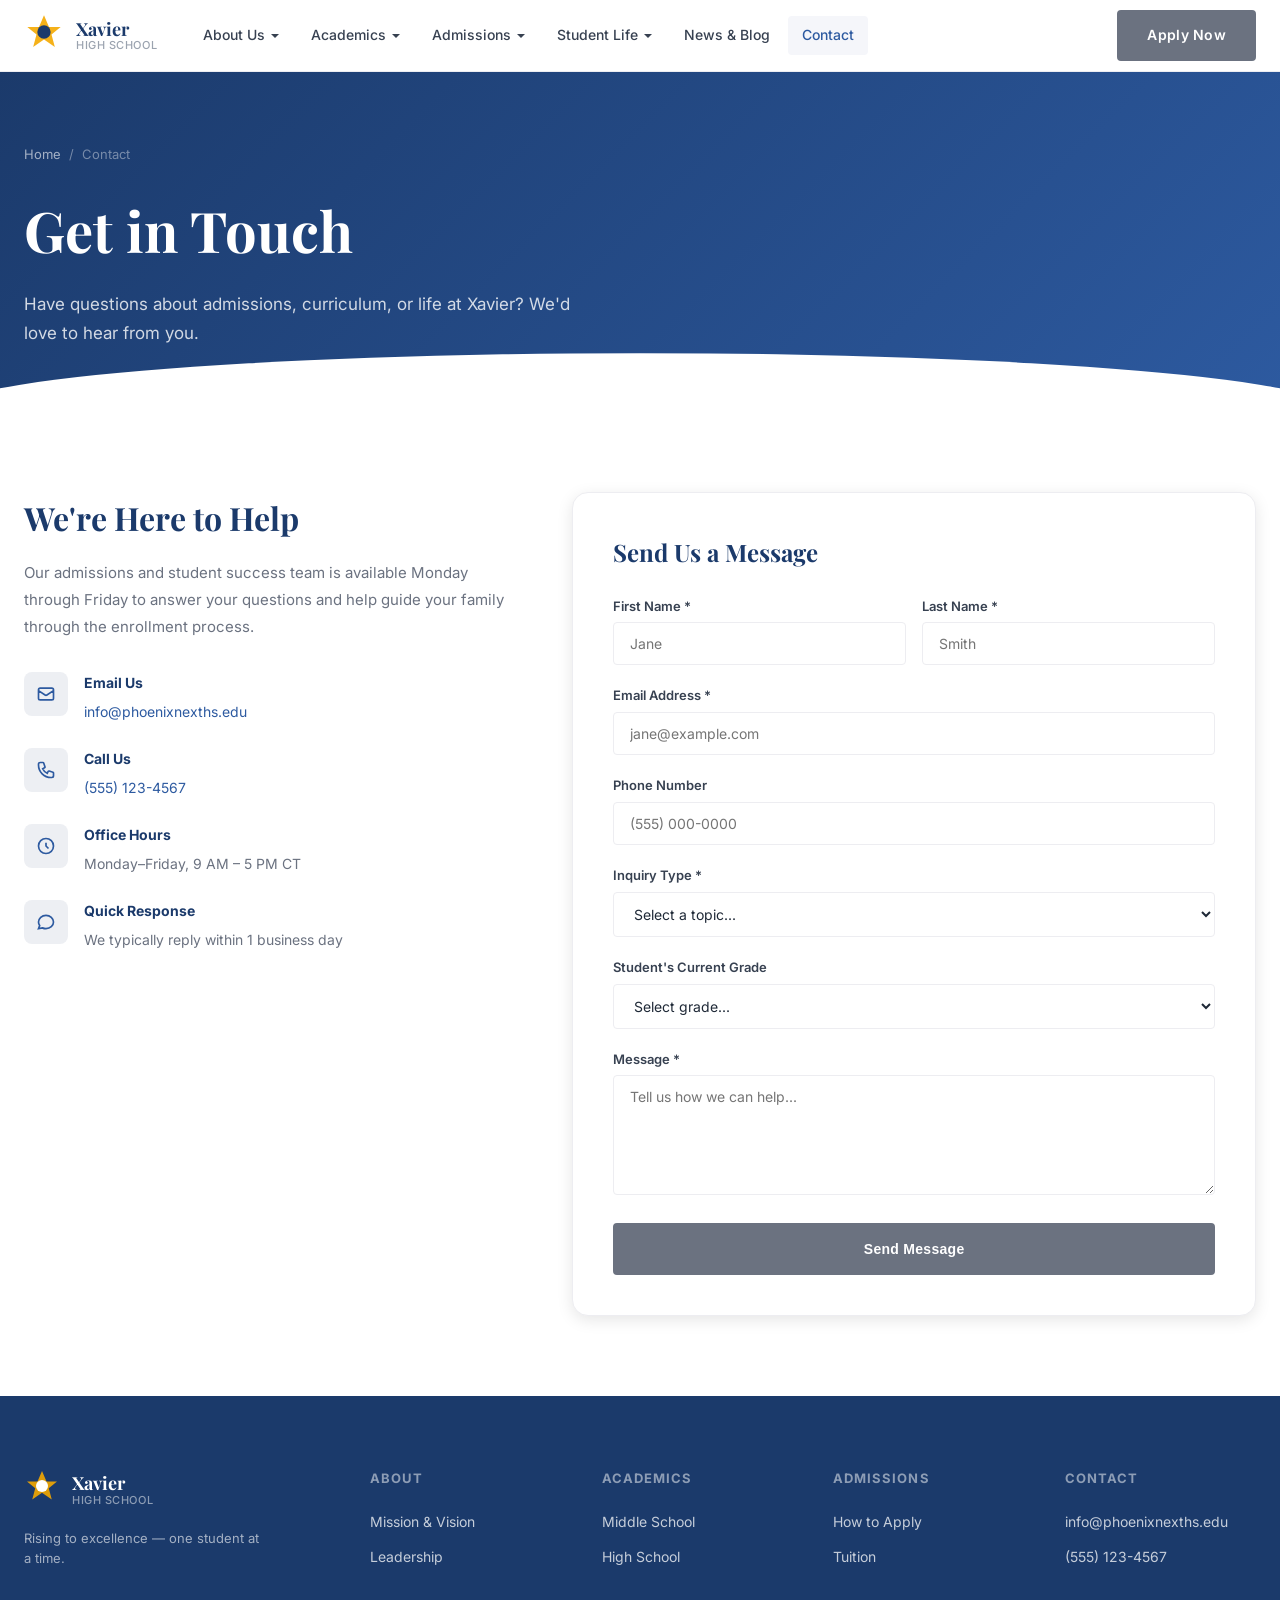
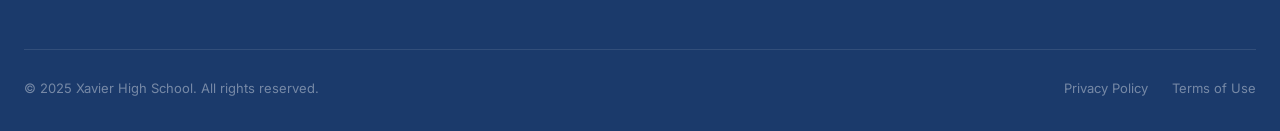
<file: contact.html>
<!DOCTYPE html>
<html lang="en">
<head>
  <meta charset="UTF-8" />
  <meta name="viewport" content="width=device-width, initial-scale=1.0" />
  <title>Contact — Xavier High School</title>
  <link rel="stylesheet" href="css/style.css" />
  <link rel="stylesheet" href="css/inner.css" />
  <link rel="preconnect" href="https://fonts.googleapis.com" />
  <link href="https://fonts.googleapis.com/css2?family=Playfair+Display:wght@400;700&family=Inter:wght@300;400;500;600;700&display=swap" rel="stylesheet" />
</head>
<body>

  <header class="site-header" id="site-header">
    <div class="header-inner">
      <a href="index.html" class="logo">
        <div class="logo-icon"><svg viewBox="0 0 48 48" fill="none"><path d="M24 4 L30 18 L44 18 L33 27 L37 42 L24 33 L11 42 L15 27 L4 18 L18 18 Z" fill="#F4A900" opacity="0.9"/><circle cx="24" cy="24" r="8" fill="#1B3A6B"/></svg></div>
        <div class="logo-text"><span class="logo-name">Xavier</span><span class="logo-sub">High School</span></div>
      </a>
      <nav class="main-nav" id="main-nav">
        <ul class="nav-list">
          <li class="nav-item has-dropdown"><a href="about.html">About Us</a>
            <ul class="dropdown"><li><a href="about.html#mission">Mission &amp; Vision</a></li><li><a href="about.html#leadership">Leadership</a></li></ul>
          </li>
          <li class="nav-item has-dropdown"><a href="academics.html">Academics</a>
            <ul class="dropdown"><li><a href="academics.html#middle">Middle School</a></li><li><a href="academics.html#high">High School</a></li></ul>
          </li>
          <li class="nav-item has-dropdown"><a href="admissions.html">Admissions</a>
            <ul class="dropdown"><li><a href="admissions.html#how">How to Apply</a></li><li><a href="admissions.html#tuition">Tuition</a></li><li><a href="admissions.html#faq">FAQs</a></li></ul>
          </li>
          <li class="nav-item has-dropdown"><a href="student-life.html">Student Life</a>
            <ul class="dropdown"><li><a href="student-life.html#clubs">Clubs &amp; Activities</a></li></ul>
          </li>
          <li class="nav-item"><a href="news.html">News &amp; Blog</a></li>
          <li class="nav-item active"><a href="contact.html">Contact</a></li>
        </ul>
      </nav>
      <div class="header-cta"><a href="admissions.html" class="btn btn-primary">Apply Now</a></div>
      <button class="nav-toggle" id="nav-toggle"><span></span><span></span><span></span></button>
    </div>
  </header>

  <section class="page-hero" style="background: linear-gradient(135deg, #1B3A6B 0%, #2D5AA0 100%);">
    <div class="container">
      <div class="breadcrumb"><a href="index.html">Home</a><span>/</span><span>Contact</span></div>
      <h1 class="page-hero-title">Get in Touch</h1>
      <p class="page-hero-desc">Have questions about admissions, curriculum, or life at Xavier? We'd love to hear from you.</p>
    </div>
  </section>

  <main>
    <section class="section-pad">
      <div class="container">
        <div class="contact-grid">
          <div class="contact-info">
            <h2>We're Here to Help</h2>
            <p>Our admissions and student success team is available Monday through Friday to answer your questions and help guide your family through the enrollment process.</p>

            <div class="contact-detail">
              <div class="contact-detail-icon">
                <svg viewBox="0 0 24 24" fill="none" stroke="currentColor" stroke-width="2"><path d="M3 8l7.89 5.26a2 2 0 002.22 0L21 8M5 19h14a2 2 0 002-2V7a2 2 0 00-2-2H5a2 2 0 00-2 2v10a2 2 0 002 2z"/></svg>
              </div>
              <div>
                <strong>Email Us</strong>
                <span><a href="mailto:info@phoenixnexths.edu" style="color: var(--blue-mid);">info@phoenixnexths.edu</a></span>
              </div>
            </div>

            <div class="contact-detail">
              <div class="contact-detail-icon">
                <svg viewBox="0 0 24 24" fill="none" stroke="currentColor" stroke-width="2"><path d="M3 5a2 2 0 012-2h3.28a1 1 0 01.948.684l1.498 4.493a1 1 0 01-.502 1.21l-2.257 1.13a11.042 11.042 0 005.516 5.516l1.13-2.257a1 1 0 011.21-.502l4.493 1.498a1 1 0 01.684.949V19a2 2 0 01-2 2h-1C9.716 21 3 14.284 3 6V5z"/></svg>
              </div>
              <div>
                <strong>Call Us</strong>
                <span><a href="tel:+15551234567" style="color: var(--blue-mid);">(555) 123-4567</a></span>
              </div>
            </div>

            <div class="contact-detail">
              <div class="contact-detail-icon">
                <svg viewBox="0 0 24 24" fill="none" stroke="currentColor" stroke-width="2"><path d="M12 8v4l3 3m6-3a9 9 0 11-18 0 9 9 0 0118 0z"/></svg>
              </div>
              <div>
                <strong>Office Hours</strong>
                <span>Monday–Friday, 9 AM – 5 PM CT</span>
              </div>
            </div>

            <div class="contact-detail">
              <div class="contact-detail-icon">
                <svg viewBox="0 0 24 24" fill="none" stroke="currentColor" stroke-width="2"><path d="M8 12h.01M12 12h.01M16 12h.01M21 12c0 4.418-4.03 8-9 8a9.863 9.863 0 01-4.255-.949L3 20l1.395-3.72C3.512 15.042 3 13.574 3 12c0-4.418 4.03-8 9-8s9 3.582 9 8z"/></svg>
              </div>
              <div>
                <strong>Quick Response</strong>
                <span>We typically reply within 1 business day</span>
              </div>
            </div>
          </div>

          <div class="contact-form-wrapper">
            <h3 style="font-family: var(--font-serif); font-size: 24px; color: var(--blue-dark); margin-bottom: 24px;">Send Us a Message</h3>
            <form id="contact-form">
              <div class="form-row">
                <div class="form-group">
                  <label for="first-name">First Name *</label>
                  <input type="text" id="first-name" name="first_name" required placeholder="Jane" />
                </div>
                <div class="form-group">
                  <label for="last-name">Last Name *</label>
                  <input type="text" id="last-name" name="last_name" required placeholder="Smith" />
                </div>
              </div>
              <div class="form-group">
                <label for="email">Email Address *</label>
                <input type="email" id="email" name="email" required placeholder="jane@example.com" />
              </div>
              <div class="form-group">
                <label for="phone">Phone Number</label>
                <input type="tel" id="phone" name="phone" placeholder="(555) 000-0000" />
              </div>
              <div class="form-group">
                <label for="inquiry">Inquiry Type *</label>
                <select id="inquiry" name="inquiry" required>
                  <option value="">Select a topic...</option>
                  <option>Admissions Information</option>
                  <option>Tuition &amp; Financial Aid</option>
                  <option>Curriculum &amp; Courses</option>
                  <option>Technical Support</option>
                  <option>Other</option>
                </select>
              </div>
              <div class="form-group">
                <label for="grade">Student's Current Grade</label>
                <select id="grade" name="grade">
                  <option value="">Select grade...</option>
                  <option>Grade 6</option><option>Grade 7</option><option>Grade 8</option>
                  <option>Grade 9</option><option>Grade 10</option><option>Grade 11</option><option>Grade 12</option>
                </select>
              </div>
              <div class="form-group">
                <label for="message">Message *</label>
                <textarea id="message" name="message" required placeholder="Tell us how we can help..."></textarea>
              </div>
              <button type="submit" class="btn btn-primary" style="width: 100%; justify-content: center; padding: 16px;">Send Message</button>
            </form>
          </div>
        </div>
      </div>
    </section>
  </main>

  <footer class="site-footer">
    <div class="container">
      <div class="footer-grid">
        <div class="footer-brand">
          <div class="footer-logo">
            <div class="logo-icon"><svg viewBox="0 0 48 48" fill="none"><path d="M24 4 L30 18 L44 18 L33 27 L37 42 L24 33 L11 42 L15 27 L4 18 L18 18 Z" fill="#F4A900" opacity="0.9"/><circle cx="24" cy="24" r="8" fill="white"/></svg></div>
            <div class="logo-text"><span class="logo-name">Xavier</span><span class="logo-sub">High School</span></div>
          </div>
          <p class="footer-tagline">Rising to excellence — one student at a time.</p>
        </div>
        <div class="footer-col"><h4>About</h4><ul><li><a href="about.html#mission">Mission &amp; Vision</a></li><li><a href="about.html#leadership">Leadership</a></li></ul></div>
        <div class="footer-col"><h4>Academics</h4><ul><li><a href="academics.html#middle">Middle School</a></li><li><a href="academics.html#high">High School</a></li></ul></div>
        <div class="footer-col"><h4>Admissions</h4><ul><li><a href="admissions.html#how">How to Apply</a></li><li><a href="admissions.html#tuition">Tuition</a></li></ul></div>
        <div class="footer-col"><h4>Contact</h4><ul><li><a href="mailto:info@phoenixnexths.edu">info@phoenixnexths.edu</a></li><li><a href="tel:+15551234567">(555) 123-4567</a></li></ul></div>
      </div>
      <div class="footer-bottom">
        <p>&copy; 2025 Xavier High School. All rights reserved.</p>
        <div class="footer-legal"><a href="#">Privacy Policy</a><a href="#">Terms of Use</a></div>
      </div>
    </div>
  </footer>

  <script src="js/main.js"></script>
</body>
</html>
</file>
<file: css/style.css>
/* ============================================================
   Xavier High School — Main Stylesheet
   ============================================================ */

/* ---------- CSS VARIABLES ---------- */
:root {
  --blue-dark:   #1B3A6B;
  --blue-mid:    #2D5AA0;
  --blue-light:  #4A78C4;
  --gold:        #F4A900;
  --gold-dark:   #D4920A;
  --white:       #FFFFFF;
  --off-white:   #F5F6FA;
  --light-gray:  #EDEDF1;
  --mid-gray:    #9BA3AF;
  --dark-gray:   #374151;
  --text:        #1F2937;
  --text-light:  #6B7280;

  --font-serif:  'Playfair Display', Georgia, serif;
  --font-sans:   'Inter', system-ui, -apple-system, sans-serif;

  --radius-sm:   4px;
  --radius-md:   8px;
  --radius-lg:   16px;

  --shadow-sm:   0 1px 3px rgba(0,0,0,0.08);
  --shadow-md:   0 4px 16px rgba(0,0,0,0.10);
  --shadow-lg:   0 12px 40px rgba(0,0,0,0.14);

  --transition:  0.25s ease;
  --max-w:       1280px;
  --header-h:    72px;
}

/* ---------- RESET & BASE ---------- */
*, *::before, *::after { box-sizing: border-box; margin: 0; padding: 0; }
html { scroll-behavior: smooth; font-size: 16px; }
body {
  font-family: var(--font-sans);
  color: var(--text);
  background: var(--white);
  line-height: 1.6;
  -webkit-font-smoothing: antialiased;
}
img { max-width: 100%; display: block; }
a { color: inherit; text-decoration: none; transition: color var(--transition); }
ul { list-style: none; }

/* ---------- UTILITY ---------- */
.container {
  max-width: var(--max-w);
  margin: 0 auto;
  padding: 0 24px;
}
.section-pad { padding: 80px 0; }
.bg-light { background: var(--off-white); }

.section-tag {
  display: inline-block;
  font-size: 12px;
  font-weight: 700;
  letter-spacing: 0.12em;
  text-transform: uppercase;
  color: var(--gold);
  margin-bottom: 12px;
}
.section-title {
  font-family: var(--font-serif);
  font-size: clamp(26px, 3.5vw, 40px);
  font-weight: 700;
  color: var(--blue-dark);
  line-height: 1.2;
  margin-bottom: 16px;
}
.section-subtitle {
  font-size: 16px;
  color: var(--text-light);
  max-width: 620px;
  line-height: 1.7;
}
.section-header {
  text-align: center;
  margin-bottom: 56px;
}
.section-header .section-subtitle { margin: 0 auto; }

.section-header-flex {
  display: flex;
  align-items: flex-end;
  justify-content: space-between;
  gap: 24px;
  margin-bottom: 48px;
  flex-wrap: wrap;
}

/* ---------- BUTTONS ---------- */
.btn {
  display: inline-flex;
  align-items: center;
  gap: 8px;
  padding: 12px 28px;
  border-radius: var(--radius-sm);
  font-size: 14px;
  font-weight: 600;
  letter-spacing: 0.02em;
  cursor: pointer;
  border: 2px solid transparent;
  transition: all var(--transition);
  white-space: nowrap;
}
.btn-primary {
  background: #6B7280;
  color: var(--white);
  border-color: #6B7280;
}
.btn-primary:hover { background: #4B5563; border-color: #4B5563; color: var(--white); }
.btn-gold {
  background: var(--gold);
  color: var(--blue-dark);
  border-color: var(--gold);
}
.btn-gold:hover { background: var(--gold-dark); border-color: var(--gold-dark); color: var(--blue-dark); }
.btn-outline-blue {
  background: transparent;
  color: var(--blue-mid);
  border-color: var(--blue-mid);
}
.btn-outline-blue:hover { background: var(--blue-mid); color: var(--white); }
.btn-outline-white {
  background: transparent;
  color: var(--white);
  border-color: rgba(255,255,255,0.6);
}
.btn-outline-white:hover { background: rgba(255,255,255,0.15); border-color: var(--white); color: var(--white); }
.btn-lg { padding: 16px 36px; font-size: 15px; }

/* ---------- TOPBAR ---------- */
.topbar {
  background: var(--blue-dark);
  color: rgba(255,255,255,0.8);
  font-size: 13px;
  padding: 8px 0;
}
.topbar-inner {
  max-width: var(--max-w);
  margin: 0 auto;
  padding: 0 24px;
  display: flex;
  align-items: center;
  justify-content: space-between;
}
.topbar-links { display: flex; gap: 24px; }
.topbar-links a { color: rgba(255,255,255,0.8); }
.topbar-links a:hover { color: var(--gold); }

/* ---------- HEADER ---------- */
.site-header {
  position: sticky;
  top: 0;
  z-index: 100;
  background: var(--white);
  border-bottom: 1px solid var(--light-gray);
  height: var(--header-h);
  transition: box-shadow var(--transition);
}
.site-header.scrolled { box-shadow: var(--shadow-md); }
.header-inner {
  max-width: var(--max-w);
  margin: 0 auto;
  padding: 0 24px;
  height: 100%;
  display: flex;
  align-items: center;
  gap: 32px;
}

/* Logo */
.logo {
  display: flex;
  align-items: center;
  gap: 12px;
  flex-shrink: 0;
  text-decoration: none;
}
.logo-icon svg { width: 40px; height: 40px; }
.logo-text { display: flex; flex-direction: column; line-height: 1.1; }
.logo-name {
  font-family: var(--font-serif);
  font-size: 18px;
  font-weight: 700;
  color: var(--blue-dark);
}
.logo-sub {
  font-size: 11px;
  font-weight: 500;
  letter-spacing: 0.05em;
  color: var(--mid-gray);
  text-transform: uppercase;
}

/* Navigation */
.main-nav { flex: 1; }
.nav-list {
  display: flex;
  align-items: center;
  gap: 4px;
}
.nav-item { position: relative; }
.nav-item > a {
  display: block;
  padding: 8px 14px;
  font-size: 14px;
  font-weight: 500;
  color: var(--dark-gray);
  border-radius: var(--radius-sm);
  transition: all var(--transition);
  white-space: nowrap;
}
.nav-item > a:hover,
.nav-item.active > a { color: var(--blue-mid); background: var(--off-white); }
.nav-item.has-dropdown > a::after {
  content: '';
  display: inline-block;
  width: 0; height: 0;
  border-left: 4px solid transparent;
  border-right: 4px solid transparent;
  border-top: 4px solid currentColor;
  margin-left: 6px;
  vertical-align: middle;
  transition: transform var(--transition);
}
.nav-item.has-dropdown:hover > a::after { transform: rotate(180deg); }

/* Dropdown */
.dropdown {
  position: absolute;
  top: calc(100% + 8px);
  left: 0;
  background: var(--white);
  border-radius: var(--radius-md);
  box-shadow: var(--shadow-lg);
  min-width: 220px;
  padding: 8px 0;
  opacity: 0;
  visibility: hidden;
  transform: translateY(-8px);
  transition: all var(--transition);
  border: 1px solid var(--light-gray);
  z-index: 200;
}
.nav-item.has-dropdown:hover .dropdown {
  opacity: 1;
  visibility: visible;
  transform: translateY(0);
}
.dropdown li a {
  display: block;
  padding: 10px 20px;
  font-size: 13px;
  color: var(--dark-gray);
  transition: all var(--transition);
}
.dropdown li a:hover {
  background: var(--off-white);
  color: var(--blue-mid);
  padding-left: 26px;
}

/* Header CTA */
.header-cta { flex-shrink: 0; }

/* Mobile toggle */
.nav-toggle {
  display: none;
  flex-direction: column;
  gap: 5px;
  background: none;
  border: none;
  cursor: pointer;
  padding: 4px;
}
.nav-toggle span {
  display: block;
  width: 24px;
  height: 2px;
  background: var(--blue-dark);
  border-radius: 2px;
  transition: all var(--transition);
}

/* ---------- HERO ---------- */
.hero {
  position: relative;
  height: calc(100vh - var(--header-h));
  min-height: 580px;
  max-height: 860px;
  overflow: hidden;
}
.hero-slides { position: relative; height: 100%; }
.hero-slide {
  position: absolute;
  inset: 0;
  background-size: cover;
  background-position: center;
  background-color: var(--blue-dark);
  opacity: 0;
  transition: opacity 1s ease;
  pointer-events: none;
}
.hero-slide.active {
  opacity: 1;
  pointer-events: auto;
}
.hero-overlay {
  position: absolute;
  inset: 0;
  background: linear-gradient(
    105deg,
    rgba(14, 30, 60, 0.82) 0%,
    rgba(27, 58, 107, 0.60) 55%,
    rgba(27, 58, 107, 0.20) 100%
  );
}
.hero-content {
  position: relative;
  z-index: 2;
  height: 100%;
  display: flex;
  flex-direction: column;
  justify-content: center;
  padding: 0 10%;
  max-width: 820px;
}
.hero-tagline {
  font-size: 13px;
  font-weight: 600;
  letter-spacing: 0.16em;
  text-transform: uppercase;
  color: var(--gold);
  margin-bottom: 22px;
  opacity: 0;
  transform: translateY(16px);
  transition: opacity 0.7s ease 0.3s, transform 0.7s ease 0.3s;
}
.hero-title {
  font-family: var(--font-serif);
  font-size: clamp(38px, 5.5vw, 68px);
  font-weight: 700;
  color: var(--white);
  line-height: 1.1;
  margin-bottom: 24px;
  opacity: 0;
  transform: translateY(20px);
  transition: opacity 0.7s ease 0.5s, transform 0.7s ease 0.5s;
}
.hero-desc {
  font-size: clamp(15px, 1.6vw, 17px);
  color: rgba(255,255,255,0.88);
  max-width: 520px;
  line-height: 1.75;
  margin-bottom: 40px;
  opacity: 0;
  transform: translateY(20px);
  transition: opacity 0.7s ease 0.65s, transform 0.7s ease 0.65s;
}
.hero-actions {
  display: flex;
  gap: 16px;
  flex-wrap: wrap;
  opacity: 0;
  transform: translateY(20px);
  transition: opacity 0.7s ease 0.8s, transform 0.7s ease 0.8s;
}
.hero-slide.active .hero-tagline,
.hero-slide.active .hero-title,
.hero-slide.active .hero-desc,
.hero-slide.active .hero-actions {
  opacity: 1;
  transform: translateY(0);
}

/* Slide controls */
.hero-controls {
  position: absolute;
  bottom: 36px;
  left: 50%;
  transform: translateX(-50%);
  display: flex;
  align-items: center;
  gap: 20px;
  z-index: 10;
}
.hero-prev,
.hero-next {
  width: 44px;
  height: 44px;
  background: rgba(255,255,255,0.15);
  border: 1.5px solid rgba(255,255,255,0.35);
  border-radius: 50%;
  color: white;
  cursor: pointer;
  display: flex;
  align-items: center;
  justify-content: center;
  transition: all var(--transition);
  backdrop-filter: blur(4px);
}
.hero-prev:hover,
.hero-next:hover {
  background: rgba(244,169,0,0.8);
  border-color: var(--gold);
}
.hero-prev svg,
.hero-next svg { width: 20px; height: 20px; }
.hero-dots { display: flex; align-items: center; gap: 10px; }
.hero-dot {
  width: 10px;
  height: 10px;
  border-radius: 50%;
  background: rgba(255,255,255,0.4);
  border: none;
  cursor: pointer;
  transition: all var(--transition);
  padding: 0;
}
.hero-dot.active {
  background: var(--gold);
  width: 28px;
  border-radius: 5px;
}

/* ---------- QUICK LINKS ---------- */
.quick-links {
  background: var(--blue-dark);
  padding: 0;
  border-bottom: 3px solid var(--gold);
}
.quick-links-grid {
  display: grid;
  grid-template-columns: repeat(4, 1fr);
}
.quick-link-item {
  display: flex;
  align-items: center;
  gap: 16px;
  padding: 24px 28px;
  color: var(--white);
  border-right: 1px solid rgba(255,255,255,0.1);
  transition: background var(--transition);
}
.quick-link-item:last-child { border-right: none; }
.quick-link-item:hover { background: rgba(255,255,255,0.08); }
.ql-icon {
  width: 40px;
  height: 40px;
  background: rgba(244, 169, 0, 0.15);
  border-radius: 50%;
  display: flex;
  align-items: center;
  justify-content: center;
  flex-shrink: 0;
  color: var(--gold);
}
.ql-icon svg { width: 20px; height: 20px; }
.quick-link-item div { display: flex; flex-direction: column; gap: 2px; }
.quick-link-item strong { font-size: 14px; font-weight: 600; }
.quick-link-item span { font-size: 12px; color: rgba(255,255,255,0.6); }

/* ---------- STATS ---------- */
.stats-section { padding: 64px 0; background: var(--white); }
.stats-grid {
  display: grid;
  grid-template-columns: repeat(4, 1fr);
  gap: 0;
  border: 1px solid var(--light-gray);
  border-radius: var(--radius-lg);
  overflow: hidden;
}
.stat-item {
  padding: 40px 24px;
  text-align: center;
  border-right: 1px solid var(--light-gray);
  display: flex;
  flex-direction: column;
  align-items: center;
  gap: 8px;
  transition: background var(--transition);
}
.stat-item:last-child { border-right: none; }
.stat-item:hover { background: var(--off-white); }
.stat-number {
  font-family: var(--font-serif);
  font-size: 48px;
  font-weight: 700;
  color: var(--blue-dark);
  line-height: 1;
}
.stat-suffix {
  font-family: var(--font-serif);
  font-size: 36px;
  font-weight: 700;
  color: var(--gold);
  line-height: 1;
  margin-left: 2px;
}
.stat-label {
  font-size: 13px;
  color: var(--text-light);
  font-weight: 500;
  text-align: center;
}

/* ---------- WHY SECTION ---------- */
.features-grid {
  display: grid;
  grid-template-columns: repeat(3, 1fr);
  gap: 28px;
}
.feature-card {
  background: var(--white);
  border: 1px solid var(--light-gray);
  border-radius: var(--radius-lg);
  padding: 36px 28px;
  transition: all var(--transition);
}
.feature-card:hover {
  border-color: var(--blue-light);
  box-shadow: var(--shadow-md);
  transform: translateY(-4px);
}
.feature-icon {
  width: 52px;
  height: 52px;
  border-radius: var(--radius-md);
  display: flex;
  align-items: center;
  justify-content: center;
  margin-bottom: 20px;
}
.feature-icon--blue { background: rgba(27, 58, 107, 0.08); color: var(--blue-mid); }
.feature-icon--gold { background: rgba(244, 169, 0, 0.12); color: var(--gold-dark); }
.feature-icon svg { width: 26px; height: 26px; }
.feature-card h3 {
  font-size: 18px;
  font-weight: 700;
  color: var(--blue-dark);
  margin-bottom: 12px;
}
.feature-card p {
  font-size: 14px;
  color: var(--text-light);
  line-height: 1.7;
}

/* ---------- PROGRAMS ---------- */
.programs-grid {
  display: grid;
  grid-template-columns: repeat(3, 1fr);
  gap: 28px;
  align-items: start;
}
.programs-grid--4 {
  grid-template-columns: repeat(4, 1fr);
}
.program-card {
  background: var(--white);
  border: 2px solid var(--light-gray);
  border-radius: var(--radius-lg);
  padding: 36px 28px;
  position: relative;
  transition: all var(--transition);
}
.program-card:hover { box-shadow: var(--shadow-md); transform: translateY(-4px); }
.program-card--featured {
  border-color: var(--blue-mid);
  background: var(--blue-dark);
  color: var(--white);
  transform: scale(1.03);
}
.program-card--featured:hover { transform: scale(1.03) translateY(-4px); }
.program-badge {
  position: absolute;
  top: -14px;
  left: 50%;
  transform: translateX(-50%);
  background: var(--gold);
  color: var(--blue-dark);
  font-size: 11px;
  font-weight: 700;
  letter-spacing: 0.08em;
  text-transform: uppercase;
  padding: 4px 16px;
  border-radius: 20px;
  white-space: nowrap;
}
.program-grade {
  font-size: 12px;
  font-weight: 700;
  letter-spacing: 0.1em;
  text-transform: uppercase;
  color: var(--gold);
  margin-bottom: 10px;
}
.program-title {
  font-family: var(--font-serif);
  font-size: 24px;
  font-weight: 700;
  margin-bottom: 14px;
  color: inherit;
}
.program-card--featured .program-title { color: var(--white); }
.program-card--featured .program-desc { color: rgba(255,255,255,0.8); }
.program-desc {
  font-size: 14px;
  color: var(--text-light);
  line-height: 1.7;
  margin-bottom: 20px;
}
.program-highlights {
  margin-bottom: 28px;
}
.program-highlights li {
  font-size: 13px;
  padding: 6px 0;
  border-bottom: 1px solid var(--light-gray);
  display: flex;
  align-items: center;
  gap: 8px;
  color: var(--dark-gray);
}
.program-card--featured .program-highlights li {
  border-bottom-color: rgba(255,255,255,0.15);
  color: rgba(255,255,255,0.85);
}
.program-highlights li::before {
  content: '';
  width: 6px;
  height: 6px;
  background: var(--gold);
  border-radius: 50%;
  flex-shrink: 0;
}

/* ---------- TESTIMONIALS ---------- */
.testimonials-grid {
  display: grid;
  grid-template-columns: repeat(3, 1fr);
  gap: 28px;
}
.testimonial-card {
  background: var(--white);
  border: 1px solid var(--light-gray);
  border-radius: var(--radius-lg);
  padding: 36px 28px;
  position: relative;
  transition: all var(--transition);
}
.testimonial-card:hover { box-shadow: var(--shadow-md); transform: translateY(-4px); }
.testimonial-quote {
  font-family: var(--font-serif);
  font-size: 72px;
  color: var(--gold);
  line-height: 0.6;
  margin-bottom: 20px;
  opacity: 0.6;
}
.testimonial-text {
  font-size: 15px;
  line-height: 1.75;
  color: var(--dark-gray);
  margin-bottom: 28px;
  font-style: italic;
}
.testimonial-author {
  display: flex;
  align-items: center;
  gap: 14px;
}
.author-avatar {
  width: 44px;
  height: 44px;
  background: var(--blue-dark);
  color: var(--white);
  border-radius: 50%;
  display: flex;
  align-items: center;
  justify-content: center;
  font-size: 13px;
  font-weight: 700;
  flex-shrink: 0;
}
.testimonial-author strong {
  display: block;
  font-size: 14px;
  font-weight: 700;
  color: var(--blue-dark);
}
.testimonial-author span {
  font-size: 12px;
  color: var(--text-light);
}

/* ---------- NEWS ---------- */
.news-grid {
  display: grid;
  grid-template-columns: 1.3fr 1fr 1fr;
  gap: 24px;
  align-items: start;
}
.news-card {
  background: var(--white);
  border-radius: var(--radius-lg);
  overflow: hidden;
  border: 1px solid var(--light-gray);
  transition: all var(--transition);
}
.news-card:hover { box-shadow: var(--shadow-md); transform: translateY(-4px); }
.news-card-image {
  height: 180px;
  position: relative;
  display: flex;
  align-items: flex-end;
  padding: 16px;
}
.news-card--featured .news-card-image { height: 220px; }
.news-category {
  font-size: 11px;
  font-weight: 700;
  letter-spacing: 0.08em;
  text-transform: uppercase;
  background: rgba(255,255,255,0.2);
  color: white;
  padding: 4px 12px;
  border-radius: 20px;
  border: 1px solid rgba(255,255,255,0.3);
  backdrop-filter: blur(4px);
}
.news-card-body { padding: 24px; }
.news-card-body time {
  font-size: 12px;
  color: var(--text-light);
  display: block;
  margin-bottom: 10px;
}
.news-card-body h3 {
  font-size: 16px;
  font-weight: 700;
  line-height: 1.4;
  margin-bottom: 10px;
  color: var(--blue-dark);
}
.news-card-body h3 a:hover { color: var(--blue-mid); }
.news-card-body p {
  font-size: 13px;
  color: var(--text-light);
  line-height: 1.6;
  margin-bottom: 16px;
}
.read-more {
  font-size: 13px;
  font-weight: 600;
  color: var(--blue-mid);
}
.read-more:hover { color: var(--blue-dark); }

/* ---------- CTA BANNER ---------- */
.cta-section {
  background: linear-gradient(135deg, var(--blue-dark) 0%, var(--blue-mid) 100%);
  padding: 80px 0;
  position: relative;
  overflow: hidden;
}
.cta-section::before {
  content: '';
  position: absolute;
  top: -80px;
  right: -80px;
  width: 320px;
  height: 320px;
  border-radius: 50%;
  background: rgba(244, 169, 0, 0.08);
}
.cta-inner {
  display: flex;
  align-items: center;
  justify-content: space-between;
  gap: 40px;
  position: relative;
  z-index: 1;
}
.cta-text h2 {
  font-family: var(--font-serif);
  font-size: clamp(28px, 3.5vw, 44px);
  font-weight: 700;
  color: var(--white);
  margin-bottom: 12px;
}
.cta-text p {
  font-size: 16px;
  color: rgba(255,255,255,0.80);
  max-width: 500px;
  line-height: 1.7;
}
.cta-actions { display: flex; gap: 16px; flex-shrink: 0; flex-wrap: wrap; }

/* ---------- FOOTER ---------- */
.site-footer {
  background: var(--blue-dark);
  color: var(--white);
  padding-top: 72px;
  padding-bottom: 32px;
}
.footer-grid {
  display: grid;
  grid-template-columns: 1.6fr 1fr 1fr 1fr 1fr;
  gap: 40px;
  padding-bottom: 56px;
  border-bottom: 1px solid rgba(255,255,255,0.1);
}
.footer-logo {
  display: flex;
  align-items: center;
  gap: 12px;
  margin-bottom: 16px;
}
.footer-logo .logo-icon svg { width: 36px; height: 36px; }
.footer-logo .logo-name { color: var(--white); }
.footer-logo .logo-sub { color: rgba(255,255,255,0.5); }
.footer-tagline {
  font-size: 13px;
  color: rgba(255,255,255,0.6);
  line-height: 1.6;
  margin-bottom: 24px;
  max-width: 240px;
}
.social-links {
  display: flex;
  gap: 12px;
}
.social-links a {
  width: 36px;
  height: 36px;
  background: rgba(255,255,255,0.1);
  border-radius: 50%;
  display: flex;
  align-items: center;
  justify-content: center;
  color: rgba(255,255,255,0.7);
  transition: all var(--transition);
}
.social-links a svg { width: 16px; height: 16px; }
.social-links a:hover { background: var(--gold); color: var(--blue-dark); }
.footer-col h4 {
  font-size: 13px;
  font-weight: 700;
  letter-spacing: 0.08em;
  text-transform: uppercase;
  color: rgba(255,255,255,0.5);
  margin-bottom: 20px;
}
.footer-col ul { display: flex; flex-direction: column; gap: 10px; }
.footer-col ul li a {
  font-size: 14px;
  color: rgba(255,255,255,0.75);
  transition: color var(--transition);
}
.footer-col ul li a:hover { color: var(--gold); }
.footer-bottom {
  display: flex;
  align-items: center;
  justify-content: space-between;
  padding-top: 28px;
  font-size: 13px;
  color: rgba(255,255,255,0.4);
  flex-wrap: wrap;
  gap: 16px;
}
.footer-legal { display: flex; gap: 24px; }
.footer-legal a { color: rgba(255,255,255,0.4); }
.footer-legal a:hover { color: var(--gold); }

/* ============================================================
   RESPONSIVE
   ============================================================ */

@media (max-width: 1100px) {
  .features-grid { grid-template-columns: repeat(2, 1fr); }
  .footer-grid { grid-template-columns: 1fr 1fr 1fr; }
  .footer-brand { grid-column: 1 / -1; }
}

@media (max-width: 900px) {
  .quick-links-grid { grid-template-columns: repeat(2, 1fr); }
  .stats-grid { grid-template-columns: repeat(2, 1fr); }
  .stat-item:nth-child(2) { border-right: none; }
  .stat-item:nth-child(3) { border-right: 1px solid var(--light-gray); }
  .programs-grid,
  .programs-grid--4 { grid-template-columns: 1fr; max-width: 480px; margin: 0 auto; }
  .program-card--featured { transform: none; }
  .program-card--featured:hover { transform: translateY(-4px); }
  .testimonials-grid { grid-template-columns: 1fr; }
  .news-grid { grid-template-columns: 1fr; }
  .cta-inner { flex-direction: column; text-align: center; }
  .cta-text p { margin: 0 auto; }
  .section-header-flex { flex-direction: column; align-items: flex-start; }
  .footer-grid { grid-template-columns: 1fr 1fr; }
  .footer-brand { grid-column: 1 / -1; }

  /* Mobile nav */
  .main-nav {
    position: fixed;
    top: var(--header-h);
    left: 0;
    right: 0;
    background: var(--white);
    border-bottom: 1px solid var(--light-gray);
    max-height: 0;
    overflow: hidden;
    transition: max-height 0.35s ease;
    box-shadow: var(--shadow-lg);
  }
  .main-nav.open { max-height: 80vh; overflow-y: auto; }
  .nav-list { flex-direction: column; padding: 16px; gap: 0; align-items: stretch; }
  .nav-item > a { padding: 14px 16px; border-radius: var(--radius-sm); }
  .dropdown {
    position: static;
    opacity: 1;
    visibility: visible;
    transform: none;
    box-shadow: none;
    border: none;
    background: var(--off-white);
    border-radius: var(--radius-sm);
    margin: 4px 0 8px;
    display: none;
    padding: 4px 0;
  }
  .nav-item.has-dropdown.open .dropdown { display: block; }
  .nav-toggle { display: flex; margin-left: auto; }
  .header-cta { display: none; }
  .topbar-links { display: none; }
}

@media (max-width: 600px) {
  .section-pad { padding: 56px 0; }
  .hero { max-height: 620px; }
  .hero-content { padding: 0 6%; }
  .quick-links-grid { grid-template-columns: 1fr; }
  .quick-link-item { border-right: none; border-bottom: 1px solid rgba(255,255,255,0.1); }
  .quick-link-item:last-child { border-bottom: none; }
  .stats-grid { grid-template-columns: 1fr 1fr; }
  .features-grid { grid-template-columns: 1fr; }
  .footer-grid { grid-template-columns: 1fr 1fr; }
  .cta-actions { flex-direction: column; width: 100%; }
  .btn-lg { width: 100%; justify-content: center; }
}

/* ---------- ANIMATIONS ---------- */
.fade-in {
  opacity: 0;
  transform: translateY(24px);
  transition: opacity 0.6s ease, transform 0.6s ease;
}
.fade-in.visible {
  opacity: 1;
  transform: translateY(0);
}
</file>
<file: css/inner.css>
/* ============================================================
   Xavier High School — Inner Pages Stylesheet
   ============================================================ */

/* ---------- PAGE HERO ---------- */
.page-hero {
  padding: 72px 0 64px;
  position: relative;
  overflow: hidden;
}
.page-hero::after {
  content: '';
  position: absolute;
  bottom: -1px;
  left: 0;
  right: 0;
  height: 60px;
  background: white;
  clip-path: ellipse(55% 100% at 50% 100%);
}
.page-hero .container { position: relative; z-index: 1; }
.breadcrumb {
  display: flex;
  align-items: center;
  gap: 8px;
  font-size: 13px;
  color: rgba(255,255,255,0.6);
  margin-bottom: 20px;
}
.breadcrumb a { color: rgba(255,255,255,0.6); }
.breadcrumb a:hover { color: var(--gold); }
.breadcrumb span { color: rgba(255,255,255,0.4); }
.page-hero-title {
  font-family: var(--font-serif);
  font-size: clamp(32px, 5vw, 56px);
  font-weight: 700;
  color: var(--white);
  margin-bottom: 16px;
}
.page-hero-desc {
  font-size: 17px;
  color: rgba(255,255,255,0.8);
  max-width: 560px;
  line-height: 1.7;
}

/* ---------- TWO COLUMN LAYOUT ---------- */
.two-col {
  display: grid;
  grid-template-columns: 1fr 1fr;
  gap: 80px;
  align-items: center;
}
.two-col--reverse .two-col-text { order: 2; }
.two-col--reverse .two-col-visual { order: 1; }
.two-col-text p {
  font-size: 16px;
  color: var(--text-light);
  line-height: 1.8;
  margin-bottom: 16px;
}
.pull-quote {
  border-left: 4px solid var(--gold);
  padding: 16px 20px;
  margin: 28px 0;
  font-style: italic;
  color: var(--dark-gray);
  font-size: 16px;
  line-height: 1.7;
  background: var(--off-white);
  border-radius: 0 var(--radius-md) var(--radius-md) 0;
}

/* Vision cards */
.vision-cards { display: flex; flex-direction: column; gap: 20px; }
.vision-card {
  background: var(--white);
  border: 1px solid var(--light-gray);
  border-radius: var(--radius-lg);
  padding: 28px;
  box-shadow: var(--shadow-sm);
  position: relative;
  overflow: hidden;
}
.vision-card::before {
  content: '';
  position: absolute;
  top: 0; left: 0;
  width: 4px;
  height: 100%;
  background: var(--gold);
}
.vision-card h4 {
  font-size: 16px;
  font-weight: 700;
  color: var(--blue-dark);
  margin-bottom: 10px;
}
.vision-card p {
  font-size: 14px;
  color: var(--text-light);
  line-height: 1.7;
  margin: 0;
}

/* ---------- VALUES GRID ---------- */
.values-grid {
  display: grid;
  grid-template-columns: repeat(3, 1fr);
  gap: 32px;
}
.value-item {
  padding: 32px;
  background: var(--white);
  border-radius: var(--radius-lg);
  border: 1px solid var(--light-gray);
  transition: all var(--transition);
}
.value-item:hover { box-shadow: var(--shadow-md); transform: translateY(-4px); }
.value-number {
  font-family: var(--font-serif);
  font-size: 40px;
  font-weight: 700;
  color: var(--light-gray);
  line-height: 1;
  margin-bottom: 16px;
}
.value-item h3 {
  font-size: 20px;
  font-weight: 700;
  color: var(--blue-dark);
  margin-bottom: 10px;
}
.value-item p {
  font-size: 14px;
  color: var(--text-light);
  line-height: 1.7;
}

/* ---------- TEAM GRID ---------- */
.team-grid {
  display: grid;
  grid-template-columns: repeat(4, 1fr);
  gap: 28px;
}
.team-card {
  text-align: center;
  padding: 36px 24px;
  background: var(--white);
  border: 1px solid var(--light-gray);
  border-radius: var(--radius-lg);
  transition: all var(--transition);
}
.team-card:hover { box-shadow: var(--shadow-md); transform: translateY(-4px); }
.team-avatar {
  width: 72px;
  height: 72px;
  border-radius: 50%;
  display: flex;
  align-items: center;
  justify-content: center;
  color: white;
  font-size: 22px;
  font-weight: 700;
  margin: 0 auto 20px;
}
.team-card h3 {
  font-size: 18px;
  font-weight: 700;
  color: var(--blue-dark);
  margin-bottom: 6px;
}
.team-role {
  font-size: 13px;
  color: var(--gold-dark);
  font-weight: 600;
  display: block;
  margin-bottom: 14px;
}
.team-card p {
  font-size: 13px;
  color: var(--text-light);
  line-height: 1.7;
}

/* ---------- CHECK LIST ---------- */
.check-list {
  display: flex;
  flex-direction: column;
  gap: 12px;
  margin: 24px 0;
}
.check-list li {
  display: flex;
  align-items: center;
  gap: 12px;
  font-size: 15px;
  color: var(--dark-gray);
}
.check-list li::before {
  content: '✓';
  width: 22px;
  height: 22px;
  background: rgba(27, 58, 107, 0.1);
  color: var(--blue-mid);
  border-radius: 50%;
  display: flex;
  align-items: center;
  justify-content: center;
  font-size: 12px;
  font-weight: 700;
  flex-shrink: 0;
}

/* ---------- ACCREDITATION BADGES ---------- */
.accreditation-badges {
  display: grid;
  grid-template-columns: 1fr 1fr;
  gap: 20px;
}
.acc-badge {
  background: var(--white);
  border: 1px solid var(--light-gray);
  border-radius: var(--radius-lg);
  padding: 28px 20px;
  text-align: center;
  box-shadow: var(--shadow-sm);
  transition: all var(--transition);
}
.acc-badge:hover { box-shadow: var(--shadow-md); transform: translateY(-3px); }
.acc-icon {
  font-size: 28px;
  margin-bottom: 12px;
}
.acc-badge strong {
  display: block;
  font-size: 14px;
  font-weight: 700;
  color: var(--blue-dark);
  margin-bottom: 4px;
}
.acc-badge span {
  font-size: 12px;
  color: var(--text-light);
}

/* ---------- ADMISSIONS PAGE ---------- */
.steps-grid {
  display: grid;
  grid-template-columns: repeat(4, 1fr);
  gap: 0;
  position: relative;
}
.steps-grid::before {
  content: '';
  position: absolute;
  top: 36px;
  left: 10%;
  right: 10%;
  height: 2px;
  background: var(--light-gray);
  z-index: 0;
}
.step-item {
  text-align: center;
  padding: 0 16px;
  position: relative;
  z-index: 1;
}
.step-number {
  width: 72px;
  height: 72px;
  background: var(--blue-dark);
  color: var(--white);
  border-radius: 50%;
  display: flex;
  align-items: center;
  justify-content: center;
  font-family: var(--font-serif);
  font-size: 24px;
  font-weight: 700;
  margin: 0 auto 20px;
  position: relative;
  z-index: 1;
  border: 4px solid var(--white);
  box-shadow: var(--shadow-md);
}
.step-item h3 {
  font-size: 16px;
  font-weight: 700;
  color: var(--blue-dark);
  margin-bottom: 10px;
}
.step-item p {
  font-size: 13px;
  color: var(--text-light);
  line-height: 1.6;
}

/* Tuition table */
.tuition-table {
  width: 100%;
  border-collapse: collapse;
  margin: 0;
}
.tuition-table th {
  background: var(--blue-dark);
  color: var(--white);
  padding: 16px 20px;
  text-align: left;
  font-size: 14px;
  font-weight: 600;
}
.tuition-table th:first-child { border-radius: var(--radius-sm) 0 0 0; }
.tuition-table th:last-child { border-radius: 0 var(--radius-sm) 0 0; }
.tuition-table td {
  padding: 14px 20px;
  font-size: 14px;
  color: var(--dark-gray);
  border-bottom: 1px solid var(--light-gray);
}
.tuition-table tr:nth-child(even) td { background: var(--off-white); }
.tuition-table tr:hover td { background: rgba(27, 58, 107, 0.04); }
.price {
  font-weight: 700;
  color: var(--blue-dark);
}

/* FAQ accordion */
.faq-list { display: flex; flex-direction: column; gap: 8px; }
.faq-item {
  border: 1px solid var(--light-gray);
  border-radius: var(--radius-md);
  overflow: hidden;
}
.faq-question {
  width: 100%;
  background: var(--white);
  border: none;
  padding: 20px 24px;
  text-align: left;
  font-size: 15px;
  font-weight: 600;
  color: var(--blue-dark);
  cursor: pointer;
  display: flex;
  align-items: center;
  justify-content: space-between;
  gap: 16px;
  transition: background var(--transition);
}
.faq-question:hover { background: var(--off-white); }
.faq-question.open { background: var(--blue-dark); color: white; }
.faq-chevron {
  width: 20px;
  height: 20px;
  flex-shrink: 0;
  transition: transform var(--transition);
}
.faq-question.open .faq-chevron { transform: rotate(180deg); }
.faq-answer {
  max-height: 0;
  overflow: hidden;
  transition: max-height 0.35s ease;
}
.faq-answer.open { max-height: 300px; }
.faq-answer-inner {
  padding: 20px 24px;
  font-size: 14px;
  color: var(--text-light);
  line-height: 1.75;
  background: var(--off-white);
}

/* ---------- CONTACT PAGE ---------- */
.contact-grid {
  display: grid;
  grid-template-columns: 1fr 1.4fr;
  gap: 60px;
  align-items: start;
}
.contact-info h2 { font-family: var(--font-serif); font-size: 32px; color: var(--blue-dark); margin-bottom: 16px; }
.contact-info p { font-size: 15px; color: var(--text-light); line-height: 1.8; margin-bottom: 32px; }
.contact-detail {
  display: flex;
  align-items: flex-start;
  gap: 16px;
  margin-bottom: 24px;
}
.contact-detail-icon {
  width: 44px;
  height: 44px;
  background: rgba(27, 58, 107, 0.08);
  border-radius: var(--radius-md);
  display: flex;
  align-items: center;
  justify-content: center;
  color: var(--blue-mid);
  flex-shrink: 0;
}
.contact-detail-icon svg { width: 20px; height: 20px; }
.contact-detail strong { display: block; font-size: 14px; font-weight: 700; color: var(--blue-dark); margin-bottom: 4px; }
.contact-detail span { font-size: 14px; color: var(--text-light); }
.contact-form-wrapper {
  background: var(--white);
  border: 1px solid var(--light-gray);
  border-radius: var(--radius-lg);
  padding: 40px;
  box-shadow: var(--shadow-md);
}
.form-row { display: grid; grid-template-columns: 1fr 1fr; gap: 16px; }
.form-group { margin-bottom: 20px; }
.form-group label {
  display: block;
  font-size: 13px;
  font-weight: 600;
  color: var(--dark-gray);
  margin-bottom: 6px;
}
.form-group input,
.form-group select,
.form-group textarea {
  width: 100%;
  padding: 12px 16px;
  border: 1.5px solid var(--light-gray);
  border-radius: var(--radius-sm);
  font-size: 14px;
  font-family: var(--font-sans);
  color: var(--text);
  background: var(--white);
  transition: border-color var(--transition);
  outline: none;
}
.form-group input:focus,
.form-group select:focus,
.form-group textarea:focus { border-color: var(--blue-mid); box-shadow: 0 0 0 3px rgba(45, 90, 160, 0.1); }
.form-group textarea { resize: vertical; min-height: 120px; }

/* ---------- ACADEMICS PAGE ---------- */
.courses-grid {
  display: grid;
  grid-template-columns: repeat(3, 1fr);
  gap: 20px;
}
.course-tag {
  background: var(--white);
  border: 1px solid var(--light-gray);
  border-radius: var(--radius-sm);
  padding: 12px 16px;
  font-size: 13px;
  color: var(--dark-gray);
  font-weight: 500;
  display: flex;
  align-items: center;
  gap: 8px;
}
.course-tag::before {
  content: '';
  width: 6px;
  height: 6px;
  background: var(--blue-mid);
  border-radius: 50%;
  flex-shrink: 0;
}

/* ---------- SUBJECTS GRID ---------- */
.subjects-grid {
  display: flex;
  flex-wrap: wrap;
  gap: 8px;
}
.subject-tag {
  background: var(--white);
  border: 1.5px solid var(--light-gray);
  border-radius: 20px;
  padding: 6px 14px;
  font-size: 13px;
  color: var(--dark-gray);
  font-weight: 500;
}

/* ---------- IGCSE GRID ---------- */
.igcse-grid {
  display: grid;
  grid-template-columns: repeat(3, 1fr);
  gap: 24px;
}
.igcse-card {
  background: var(--white);
  border: 1px solid var(--light-gray);
  border-radius: var(--radius-lg);
  padding: 28px;
  transition: all var(--transition);
}
.igcse-card:hover { box-shadow: var(--shadow-md); transform: translateY(-3px); }
.igcse-cat {
  font-size: 13px;
  font-weight: 700;
  letter-spacing: 0.06em;
  text-transform: uppercase;
  color: var(--gold-dark);
  margin-bottom: 16px;
  padding-bottom: 12px;
  border-bottom: 2px solid var(--gold);
}
.igcse-list {
  display: flex;
  flex-direction: column;
  gap: 8px;
}
.igcse-list li {
  font-size: 14px;
  color: var(--dark-gray);
  display: flex;
  align-items: center;
  gap: 8px;
}
.igcse-list li::before {
  content: '';
  width: 5px;
  height: 5px;
  background: var(--blue-mid);
  border-radius: 50%;
  flex-shrink: 0;
}

/* ---------- STUDENT LIFE ---------- */
.clubs-grid {
  display: grid;
  grid-template-columns: repeat(4, 1fr);
  gap: 20px;
}
.club-card {
  background: var(--white);
  border: 1px solid var(--light-gray);
  border-radius: var(--radius-lg);
  padding: 24px;
  text-align: center;
  transition: all var(--transition);
}
.club-card:hover { box-shadow: var(--shadow-md); transform: translateY(-3px); }
.club-emoji { font-size: 36px; margin-bottom: 12px; }
.club-card h4 { font-size: 15px; font-weight: 700; color: var(--blue-dark); margin-bottom: 6px; }
.club-card p { font-size: 13px; color: var(--text-light); }

/* ---------- RESPONSIVE INNER ---------- */
@media (max-width: 1100px) {
  .team-grid { grid-template-columns: repeat(2, 1fr); }
  .values-grid { grid-template-columns: repeat(2, 1fr); }
}
@media (max-width: 900px) {
  .two-col { grid-template-columns: 1fr; gap: 40px; }
  .two-col--reverse .two-col-text { order: 1; }
  .two-col--reverse .two-col-visual { order: 2; }
  .steps-grid { grid-template-columns: repeat(2, 1fr); gap: 32px; }
  .steps-grid::before { display: none; }
  .contact-grid { grid-template-columns: 1fr; }
  .courses-grid { grid-template-columns: repeat(2, 1fr); }
  .clubs-grid { grid-template-columns: repeat(2, 1fr); }
  .igcse-grid { grid-template-columns: repeat(2, 1fr); }
}
@media (max-width: 600px) {
  .igcse-grid { grid-template-columns: 1fr; }
}
@media (max-width: 600px) {
  .team-grid { grid-template-columns: 1fr; }
  .values-grid { grid-template-columns: 1fr; }
  .steps-grid { grid-template-columns: 1fr; }
  .form-row { grid-template-columns: 1fr; }
  .accreditation-badges { grid-template-columns: 1fr; }
  .courses-grid { grid-template-columns: 1fr; }
  .clubs-grid { grid-template-columns: repeat(2, 1fr); }
  .contact-form-wrapper { padding: 24px; }
}
</file>
